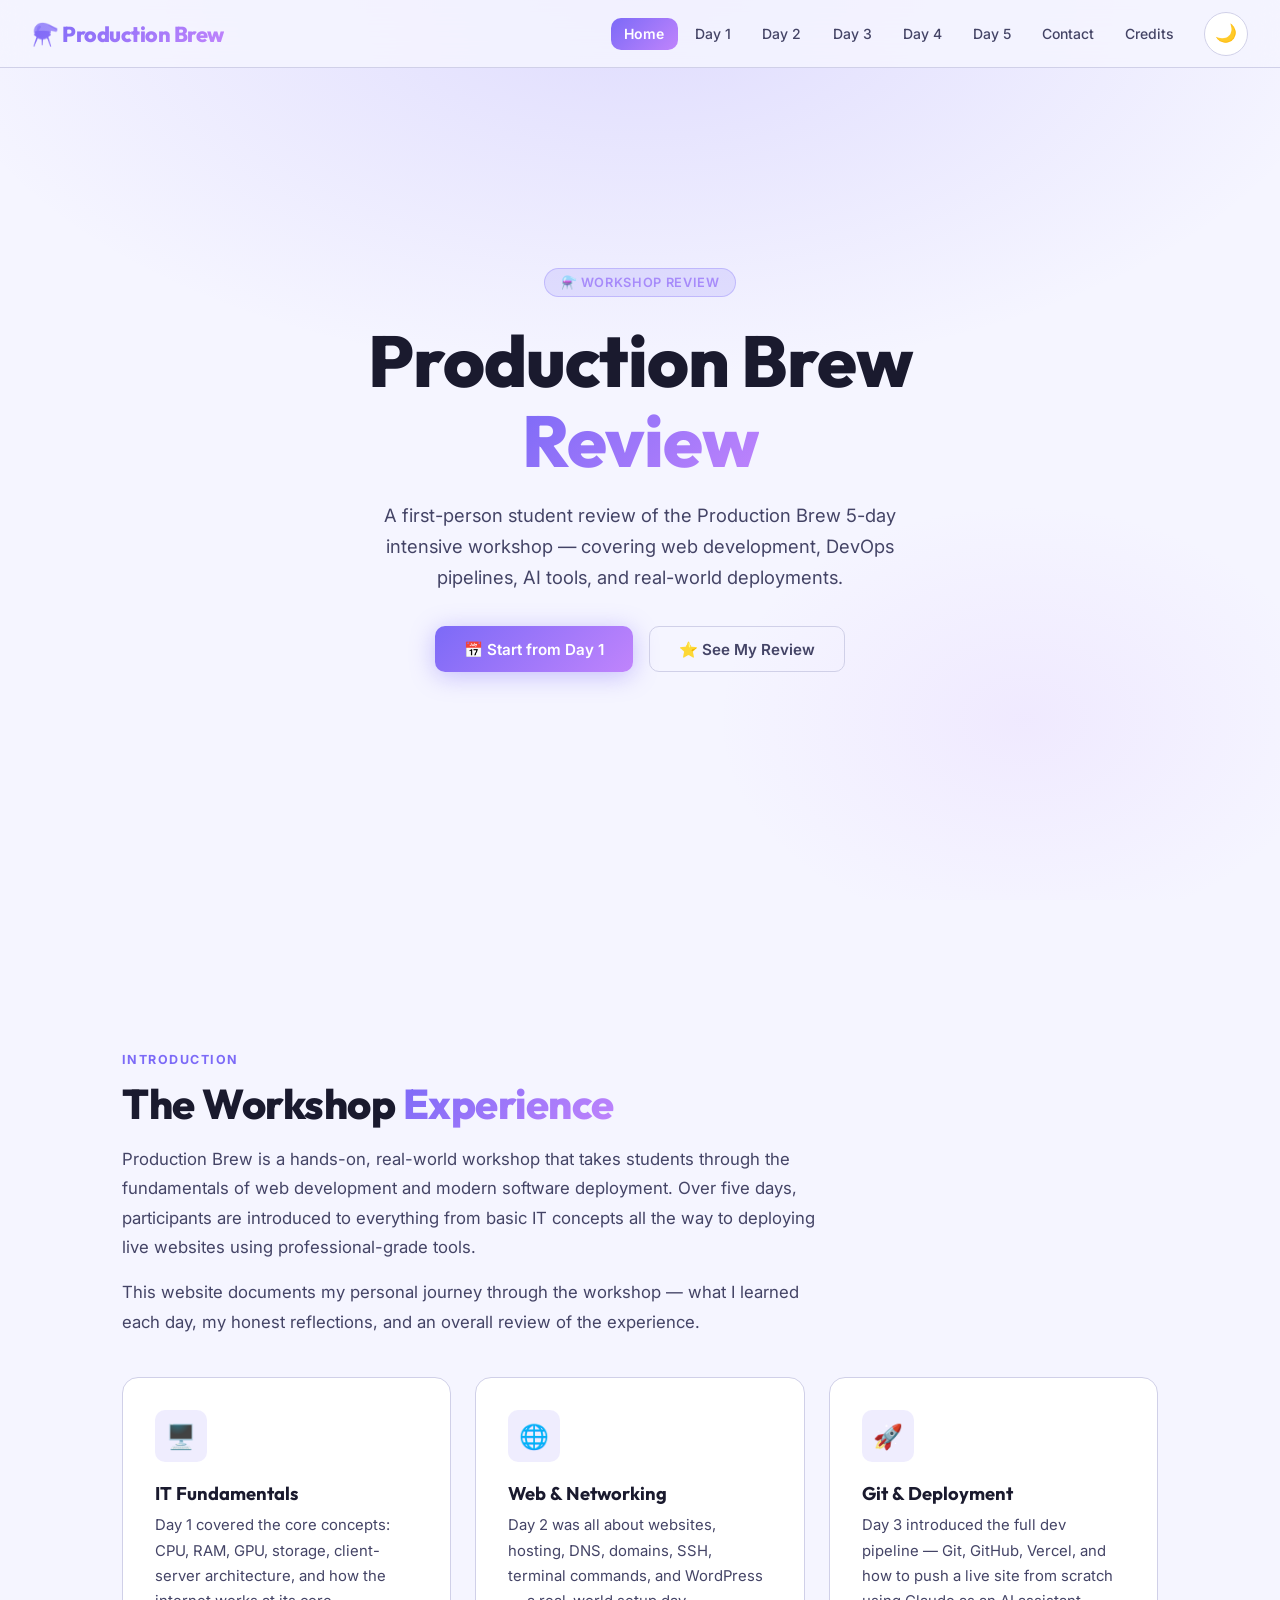
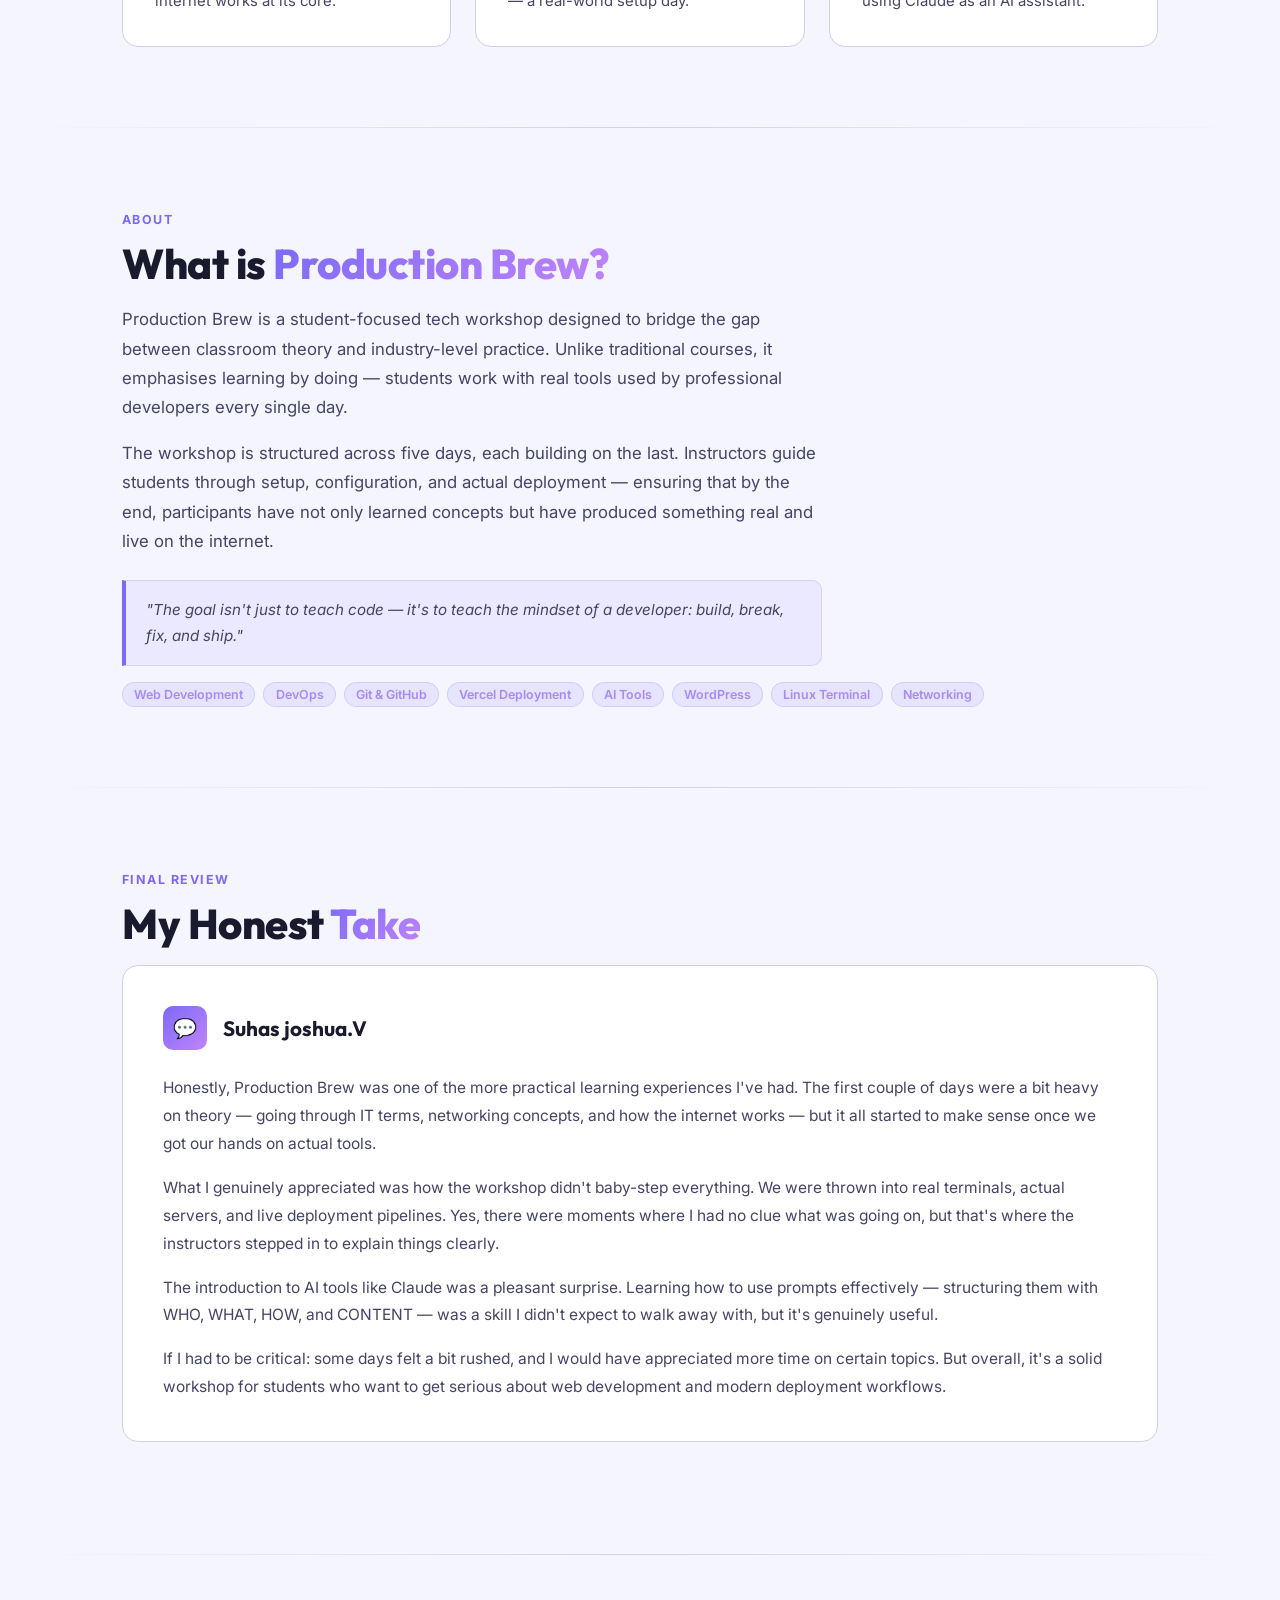
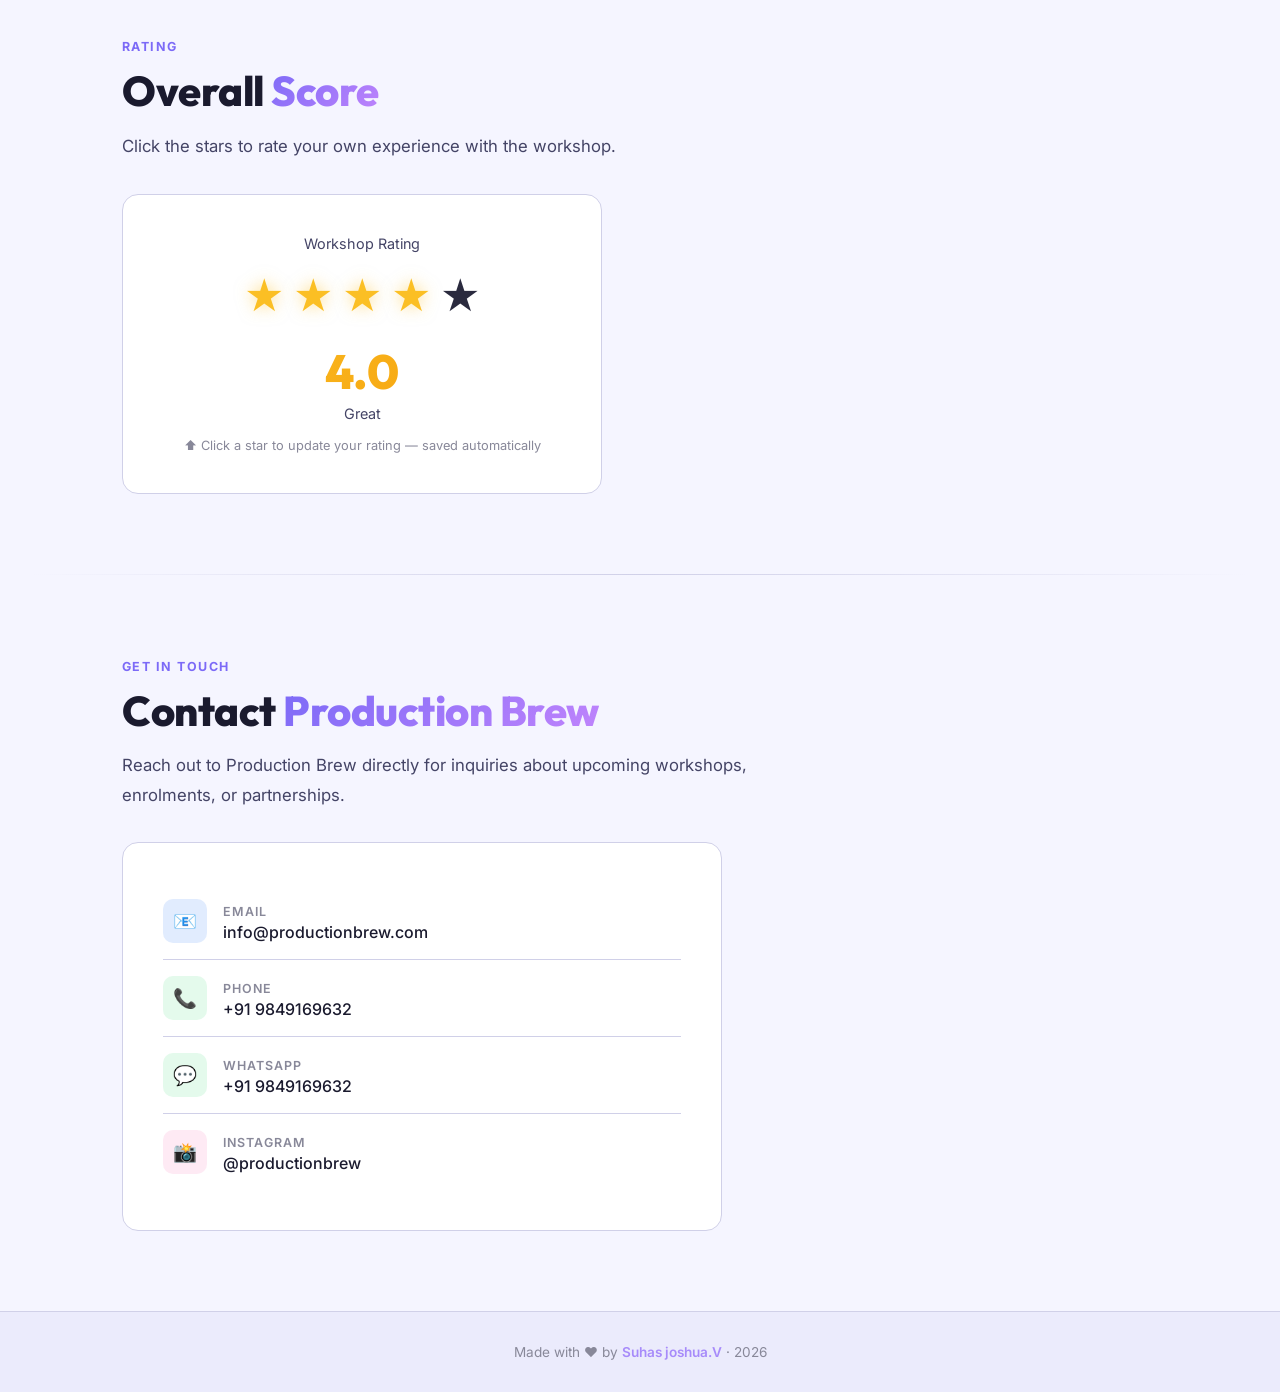
<file: index.html>
<!DOCTYPE html>
<html lang="en" data-theme="light">
<head>
  <meta charset="UTF-8" />
  <meta name="viewport" content="width=device-width, initial-scale=1.0" />
  <title>Production Brew Review — Home</title>
  <meta name="description" content="Suhas joshua.V's review of the Production Brew workshop — 5-day hands-on experience in web development, DevOps, and modern tech." />
  <link rel="stylesheet" href="style.css" />
</head>
<body>

<!-- ===== NAVBAR ===== -->
<nav class="navbar">
  <a href="index.html" class="nav-brand">⚗️ Production Brew</a>
  <div class="nav-right">
    <button class="hamburger" id="hamburger" aria-label="Menu">
      <span></span><span></span><span></span>
    </button>
    <ul class="nav-links nav-menu" id="navMenu">
      <li><a href="index.html">Home</a></li>
      <li><a href="day1.html">Day 1</a></li>
      <li><a href="day2.html">Day 2</a></li>
      <li><a href="day3.html">Day 3</a></li>
      <li><a href="day4.html">Day 4</a></li>
      <li><a href="day5.html">Day 5</a></li>
      <li><a href="contact.html">Contact</a></li>
      <li><a href="credits.html">Credits</a></li>
    </ul>
    <button class="theme-toggle" id="themeToggle" aria-label="Toggle theme">🌙</button>
  </div>
</nav>

<!-- ===== HERO ===== -->
<section class="hero">
  <div class="hero-bg"></div>
  <div class="hero-content">
    <div class="hero-badge">⚗️ Workshop Review</div>
    <h1>Production Brew<br /><span>Review</span></h1>
    <p>A first-person student review of the Production Brew 5-day intensive workshop — covering web development, DevOps pipelines, AI tools, and real-world deployments.</p>
    <div style="display:flex;gap:1rem;justify-content:center;flex-wrap:wrap;margin-top:2rem;">
      <a href="day1.html" class="btn btn-primary">📅 Start from Day 1</a>
      <a href="#review" class="btn btn-ghost">⭐ See My Review</a>
    </div>
  </div>
</section>

<main>

<!-- ===== INTRO ===== -->
<section class="section fade-in">
  <span class="section-label">Introduction</span>
  <h2 class="section-title">The Workshop <span>Experience</span></h2>
  <p class="section-desc">
    Production Brew is a hands-on, real-world workshop that takes students through the fundamentals of web development and modern software deployment. Over five days, participants are introduced to everything from basic IT concepts all the way to deploying live websites using professional-grade tools.
  </p>
  <p class="section-desc" style="margin-top:1rem;">
    This website documents my personal journey through the workshop — what I learned each day, my honest reflections, and an overall review of the experience.
  </p>
  <div class="cards-grid" style="margin-top:2.5rem;">
    <div class="card fade-in fade-in-delay-1">
      <div class="card-icon">🖥️</div>
      <h3>IT Fundamentals</h3>
      <p>Day 1 covered the core concepts: CPU, RAM, GPU, storage, client-server architecture, and how the internet works at its core.</p>
    </div>
    <div class="card fade-in fade-in-delay-2">
      <div class="card-icon">🌐</div>
      <h3>Web & Networking</h3>
      <p>Day 2 was all about websites, hosting, DNS, domains, SSH, terminal commands, and WordPress — a real-world setup day.</p>
    </div>
    <div class="card fade-in fade-in-delay-3">
      <div class="card-icon">🚀</div>
      <h3>Git & Deployment</h3>
      <p>Day 3 introduced the full dev pipeline — Git, GitHub, Vercel, and how to push a live site from scratch using Claude as an AI assistant.</p>
    </div>
  </div>
</section>

<hr class="divider" />

<!-- ===== ABOUT ===== -->
<section class="section fade-in">
  <span class="section-label">About</span>
  <h2 class="section-title">What is <span>Production Brew?</span></h2>
  <p class="section-desc">
    Production Brew is a student-focused tech workshop designed to bridge the gap between classroom theory and industry-level practice. Unlike traditional courses, it emphasises learning by doing — students work with real tools used by professional developers every single day.
  </p>
  <p class="section-desc" style="margin-top:1rem;">
    The workshop is structured across five days, each building on the last. Instructors guide students through setup, configuration, and actual deployment — ensuring that by the end, participants have not only learned concepts but have produced something real and live on the internet.
  </p>
  <div class="highlight-box" style="margin-top:1.5rem;max-width:700px;">
    "The goal isn't just to teach code — it's to teach the mindset of a developer: build, break, fix, and ship."
  </div>
  <div class="tag-list">
    <span class="tag">Web Development</span>
    <span class="tag">DevOps</span>
    <span class="tag">Git & GitHub</span>
    <span class="tag">Vercel Deployment</span>
    <span class="tag">AI Tools</span>
    <span class="tag">WordPress</span>
    <span class="tag">Linux Terminal</span>
    <span class="tag">Networking</span>
  </div>
</section>

<hr class="divider" />

<!-- ===== REVIEW ===== -->
<section class="section fade-in" id="review">
  <span class="section-label">Final Review</span>
  <h2 class="section-title">My Honest <span>Take</span></h2>
  <div class="content-block fade-in">
    <div class="block-header">
      <div class="block-icon">💬</div>
      <h2>Suhas joshua.V</h2>
    </div>
    <p>
      Honestly, Production Brew was one of the more practical learning experiences I've had. The first couple of days were a bit heavy on theory — going through IT terms, networking concepts, and how the internet works — but it all started to make sense once we got our hands on actual tools.
    </p>
    <p>
      What I genuinely appreciated was how the workshop didn't baby-step everything. We were thrown into real terminals, actual servers, and live deployment pipelines. Yes, there were moments where I had no clue what was going on, but that's where the instructors stepped in to explain things clearly.
    </p>
    <p>
      The introduction to AI tools like Claude was a pleasant surprise. Learning how to use prompts effectively — structuring them with WHO, WHAT, HOW, and CONTENT — was a skill I didn't expect to walk away with, but it's genuinely useful.
    </p>
    <p>
      If I had to be critical: some days felt a bit rushed, and I would have appreciated more time on certain topics. But overall, it's a solid workshop for students who want to get serious about web development and modern deployment workflows.
    </p>
  </div>
</section>

<hr class="divider" />

<!-- ===== RATING ===== -->
<section class="section fade-in">
  <span class="section-label">Rating</span>
  <h2 class="section-title">Overall <span>Score</span></h2>
  <p class="section-desc">Click the stars to rate your own experience with the workshop.</p>
  <div class="rating-section fade-in" style="max-width:480px;margin-top:2rem;">
    <p style="color:var(--text2);font-size:0.9rem;margin-bottom:0.5rem;">Workshop Rating</p>
    <div class="stars-display">
      <span class="star" data-value="1" title="1 star">★</span>
      <span class="star" data-value="2" title="2 stars">★</span>
      <span class="star" data-value="3" title="3 stars">★</span>
      <span class="star" data-value="4" title="4 stars">★</span>
      <span class="star" data-value="5" title="5 stars">★</span>
    </div>
    <div class="rating-value" id="ratingValue">4.0</div>
    <p class="rating-label" id="ratingText">Great</p>
    <p style="font-size:0.8rem;color:var(--text3);margin-top:1rem;">⬆ Click a star to update your rating — saved automatically</p>
  </div>
</section>

<hr class="divider" />

<!-- ===== CONTACT PRODUCTION BREW ===== -->
<section class="section fade-in">
  <span class="section-label">Get In Touch</span>
  <h2 class="section-title">Contact <span>Production Brew</span></h2>
  <p class="section-desc">Reach out to Production Brew directly for inquiries about upcoming workshops, enrolments, or partnerships.</p>
  <div style="max-width:600px;margin-top:2rem;">
    <div class="contact-info-card fade-in">
      <div class="contact-item">
        <div class="contact-icon blue">📧</div>
        <div class="contact-item-info">
          <label>Email</label>
          <p><a href="mailto:info@productionbrew.com" style="color:var(--text);text-decoration:none;">info@productionbrew.com</a></p>
        </div>
      </div>
      <div class="contact-item">
        <div class="contact-icon green">📞</div>
        <div class="contact-item-info">
          <label>Phone</label>
          <p><a href="tel:+919849169632" style="color:var(--text);text-decoration:none;">+91 9849169632</a></p>
        </div>
      </div>
      <div class="contact-item">
        <div class="contact-icon green">💬</div>
        <div class="contact-item-info">
          <label>WhatsApp</label>
          <p><a href="https://wa.me/919849169632" target="_blank" rel="noopener noreferrer" style="color:var(--text);text-decoration:none;">+91 9849169632</a></p>
        </div>
      </div>
      <div class="contact-item">
        <div class="contact-icon pink">📸</div>
        <div class="contact-item-info">
          <label>Instagram</label>
          <p><a href="https://www.instagram.com/productionbrew/" target="_blank" rel="noopener noreferrer" style="color:var(--text);text-decoration:none;">@productionbrew</a></p>
        </div>
      </div>
    </div>
  </div>
</section>

</main>

<!-- ===== FOOTER ===== -->
<footer class="footer">
  <p>Made with ❤️ by <span>Suhas joshua.V</span> · 2026</p>
</footer>

<script src="script.js"></script>
</body>
</html>
</file>
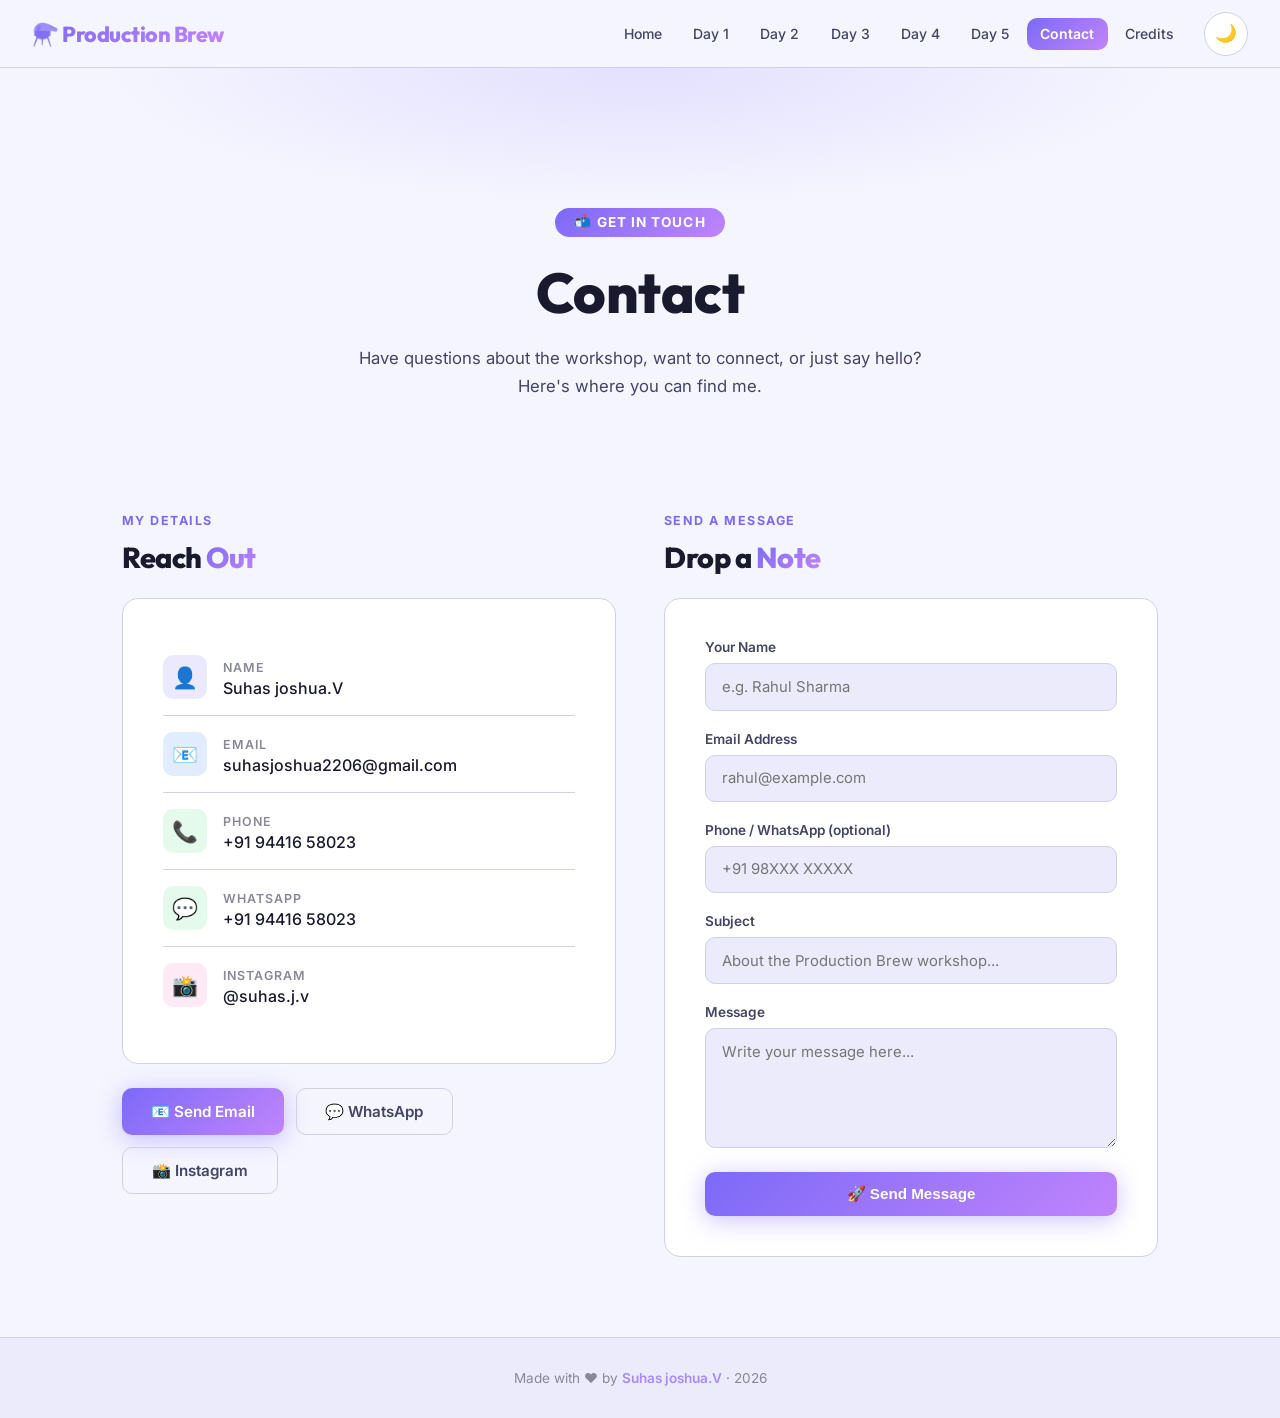
<file: contact.html>
<!DOCTYPE html>
<html lang="en" data-theme="light">
<head>
  <meta charset="UTF-8" />
  <meta name="viewport" content="width=device-width, initial-scale=1.0" />
  <title>Contact — Production Brew</title>
  <meta name="description" content="Get in touch — contact details for Suhas joshua.V, Production Brew workshop." />
  <link rel="stylesheet" href="style.css" />
</head>
<body>

<!-- ===== NAVBAR ===== -->
<nav class="navbar">
  <a href="index.html" class="nav-brand">⚗️ Production Brew</a>
  <div class="nav-right">
    <button class="hamburger" id="hamburger" aria-label="Menu">
      <span></span><span></span><span></span>
    </button>
    <ul class="nav-links nav-menu" id="navMenu">
      <li><a href="index.html">Home</a></li>
      <li><a href="day1.html">Day 1</a></li>
      <li><a href="day2.html">Day 2</a></li>
      <li><a href="day3.html">Day 3</a></li>
      <li><a href="day4.html">Day 4</a></li>
      <li><a href="day5.html">Day 5</a></li>
      <li><a href="contact.html">Contact</a></li>
      <li><a href="credits.html">Credits</a></li>
    </ul>
    <button class="theme-toggle" id="themeToggle" aria-label="Toggle theme">🌙</button>
  </div>
</nav>

<main>

  <!-- ===== PAGE HERO ===== -->
  <div class="day-hero">
    <div class="day-hero-bg"></div>
    <div class="day-number">📬 Get In Touch</div>
    <h1>Contact</h1>
    <p>Have questions about the workshop, want to connect, or just say hello? Here's where you can find me.</p>
  </div>

  <!-- ===== CONTACT GRID ===== -->
  <section class="section" style="padding-top:0;">
    <div class="contact-grid">

      <!-- Contact Info -->
      <div class="fade-in">
        <span class="section-label">My Details</span>
        <h2 class="section-title" style="font-size:1.8rem;margin-bottom:1.5rem;">Reach <span>Out</span></h2>
        <div class="contact-info-card">

          <div class="contact-item">
            <div class="contact-icon purple" style="font-size:1.3rem;">👤</div>
            <div class="contact-item-info">
              <label>Name</label>
              <p>Suhas joshua.V</p>
            </div>
          </div>

          <div class="contact-item">
            <div class="contact-icon blue" style="font-size:1.3rem;">📧</div>
            <div class="contact-item-info">
              <label>Email</label>
              <p><a href="mailto:suhasjoshua2206@gmail.com" style="color:inherit;text-decoration:none;">suhasjoshua2206@gmail.com</a></p>
            </div>
          </div>

          <div class="contact-item">
            <div class="contact-icon green" style="font-size:1.3rem;">📞</div>
            <div class="contact-item-info">
              <label>Phone</label>
              <p><a href="tel:9441658023" style="color:inherit;text-decoration:none;">+91 94416 58023</a></p>
            </div>
          </div>

          <div class="contact-item">
            <div class="contact-icon green" style="font-size:1.3rem;">💬</div>
            <div class="contact-item-info">
              <label>WhatsApp</label>
              <p><a href="https://wa.me/919441658023" target="_blank" rel="noopener" style="color:inherit;text-decoration:none;">+91 94416 58023</a></p>
            </div>
          </div>

          <div class="contact-item">
            <div class="contact-icon pink" style="font-size:1.3rem;">📸</div>
            <div class="contact-item-info">
              <label>Instagram</label>
              <p><a href="https://www.instagram.com/suhas.j.v/" target="_blank" rel="noopener" style="color:inherit;text-decoration:none;">@suhas.j.v</a></p>
            </div>
          </div>

        </div>

        <!-- Social Links -->
        <div style="display:flex;gap:0.75rem;margin-top:1.5rem;flex-wrap:wrap;">
          <a href="mailto:suhasjoshua2206@gmail.com" class="btn btn-primary" id="emailBtn">📧 Send Email</a>
          <a href="https://wa.me/919441658023" target="_blank" rel="noopener" class="btn btn-ghost" id="whatsappBtn">💬 WhatsApp</a>
          <a href="https://www.instagram.com/suhas.j.v/" target="_blank" rel="noopener" class="btn btn-ghost" id="instaBtn">📸 Instagram</a>
        </div>
      </div>

      <!-- Contact Form -->
      <div class="fade-in fade-in-delay-2">
        <span class="section-label">Send a Message</span>
        <h2 class="section-title" style="font-size:1.8rem;margin-bottom:1.5rem;">Drop a <span>Note</span></h2>
        <div class="contact-form">
          <form id="contactForm" novalidate>

            <div class="form-group">
              <label for="formName">Your Name</label>
              <input type="text" id="formName" name="name" placeholder="e.g. Rahul Sharma" required />
            </div>

            <div class="form-group">
              <label for="formEmail">Email Address</label>
              <input type="email" id="formEmail" name="email" placeholder="rahul@example.com" required />
            </div>

            <div class="form-group">
              <label for="formPhone">Phone / WhatsApp (optional)</label>
              <input type="tel" id="formPhone" name="phone" placeholder="+91 98XXX XXXXX" />
            </div>

            <div class="form-group">
              <label for="formSubject">Subject</label>
              <input type="text" id="formSubject" name="subject" placeholder="About the Production Brew workshop..." />
            </div>

            <div class="form-group">
              <label for="formMessage">Message</label>
              <textarea id="formMessage" name="message" placeholder="Write your message here..." required></textarea>
            </div>

            <button type="submit" class="btn btn-primary" id="submitBtn" style="width:100%;justify-content:center;">
              🚀 Send Message
            </button>

          </form>
        </div>
      </div>

    </div>
  </section>

</main>

<footer class="footer">
  <p>Made with ❤️ by <span>Suhas joshua.V</span> · 2026</p>
</footer>
<script src="script.js"></script>
</body>
</html>
</file>
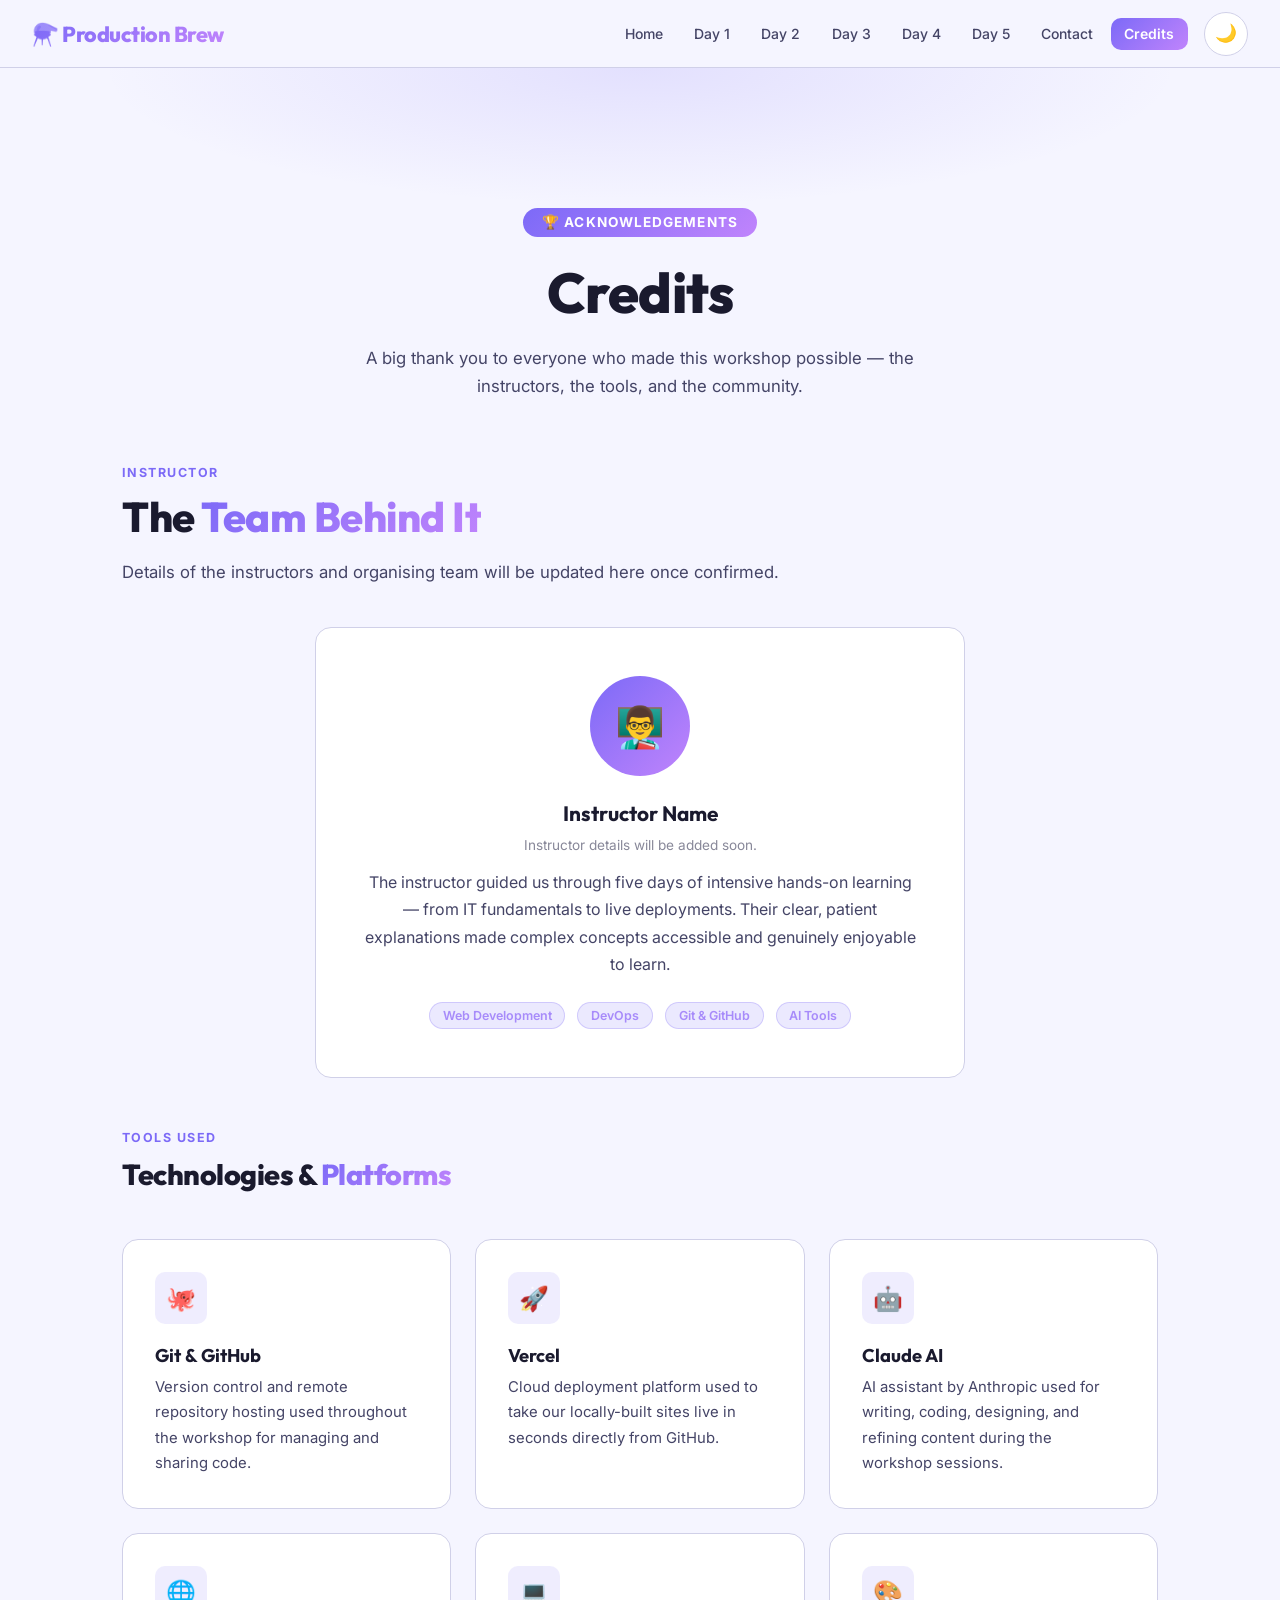
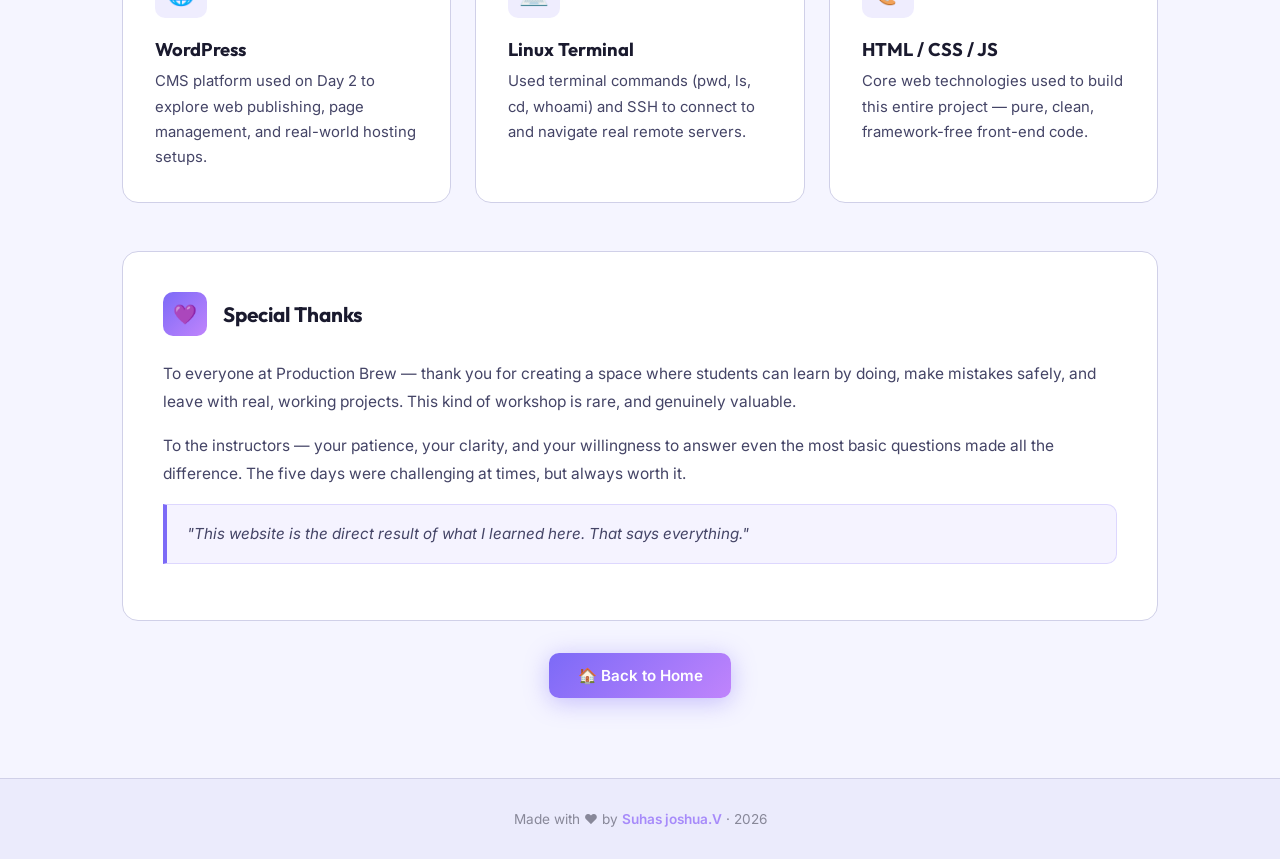
<file: credits.html>
﻿<!DOCTYPE html>
<html lang="en" data-theme="light">
<head>
  <meta charset="UTF-8" />
  <meta name="viewport" content="width=device-width, initial-scale=1.0" />
  <title>Credits — Production Brew</title>
  <meta name="description" content="Credits page for the Production Brew workshop — instructors, tools, and acknowledgements." />
  <link rel="stylesheet" href="style.css" />
</head>
<body>

<!-- ===== NAVBAR ===== -->
<nav class="navbar">
  <a href="index.html" class="nav-brand">⚗️ Production Brew</a>
  <div class="nav-right">
    <button class="hamburger" id="hamburger" aria-label="Menu">
      <span></span><span></span><span></span>
    </button>
    <ul class="nav-links nav-menu" id="navMenu">
      <li><a href="index.html">Home</a></li>
      <li><a href="day1.html">Day 1</a></li>
      <li><a href="day2.html">Day 2</a></li>
      <li><a href="day3.html">Day 3</a></li>
      <li><a href="day4.html">Day 4</a></li>
      <li><a href="day5.html">Day 5</a></li>
      <li><a href="contact.html">Contact</a></li>
      <li><a href="credits.html">Credits</a></li>
    </ul>
    <button class="theme-toggle" id="themeToggle" aria-label="Toggle theme">🌙</button>
  </div>
</nav>

<main>

  <!-- ===== PAGE HERO ===== -->
  <div class="day-hero">
    <div class="day-hero-bg"></div>
    <div class="day-number">🏆 Acknowledgements</div>
    <h1>Credits</h1>
    <p>A big thank you to everyone who made this workshop possible — the instructors, the tools, and the community.</p>
  </div>

  <section class="section" style="padding-top:0;">
    <span class="section-label">Instructor</span>
    <h2 class="section-title">The <span>Team Behind It</span></h2>
    <p class="section-desc">Details of the instructors and organising team will be updated here once confirmed.</p>

    <!-- Instructor Placeholder -->
    <div class="credits-card fade-in" style="margin-top:2.5rem;">
      <div class="credits-avatar">👨‍🏫</div>
      <h3>Instructor Name</h3>
      <p style="color:var(--text3);font-size:0.85rem;margin:0.25rem 0 0.75rem;">Instructor details will be added soon.</p>
      <p>The instructor guided us through five days of intensive hands-on learning — from IT fundamentals to live deployments. Their clear, patient explanations made complex concepts accessible and genuinely enjoyable to learn.</p>
      <div style="margin-top:1rem;">
        <span class="credits-badge">Web Development</span>
        <span class="credits-badge">DevOps</span>
        <span class="credits-badge">Git & GitHub</span>
        <span class="credits-badge">AI Tools</span>
      </div>
    </div>

    <!-- Tools & Technologies -->
    <div style="margin-top:3rem;" class="fade-in">
      <span class="section-label">Tools Used</span>
      <h2 class="section-title" style="font-size:1.8rem;margin-bottom:2rem;">Technologies &amp; <span>Platforms</span></h2>
      <div class="cards-grid">

        <div class="card fade-in fade-in-delay-1">
          <div class="card-icon">🐙</div>
          <h3>Git &amp; GitHub</h3>
          <p>Version control and remote repository hosting used throughout the workshop for managing and sharing code.</p>
        </div>

        <div class="card fade-in fade-in-delay-2">
          <div class="card-icon">🚀</div>
          <h3>Vercel</h3>
          <p>Cloud deployment platform used to take our locally-built sites live in seconds directly from GitHub.</p>
        </div>

        <div class="card fade-in fade-in-delay-3">
          <div class="card-icon">🤖</div>
          <h3>Claude AI</h3>
          <p>AI assistant by Anthropic used for writing, coding, designing, and refining content during the workshop sessions.</p>
        </div>

        <div class="card fade-in fade-in-delay-1">
          <div class="card-icon">🌐</div>
          <h3>WordPress</h3>
          <p>CMS platform used on Day 2 to explore web publishing, page management, and real-world hosting setups.</p>
        </div>

        <div class="card fade-in fade-in-delay-2">
          <div class="card-icon">💻</div>
          <h3>Linux Terminal</h3>
          <p>Used terminal commands (pwd, ls, cd, whoami) and SSH to connect to and navigate real remote servers.</p>
        </div>

        <div class="card fade-in fade-in-delay-3">
          <div class="card-icon">🎨</div>
          <h3>HTML / CSS / JS</h3>
          <p>Core web technologies used to build this entire project — pure, clean, framework-free front-end code.</p>
        </div>

      </div>
    </div>

    <!-- Special Thanks -->
    <div style="margin-top:3rem;" class="fade-in">
      <div class="content-block">
        <div class="block-header">
          <div class="block-icon">💜</div>
          <h2>Special Thanks</h2>
        </div>
        <p>
          To everyone at Production Brew — thank you for creating a space where students can learn by doing, make mistakes safely, and leave with real, working projects. This kind of workshop is rare, and genuinely valuable.
        </p>
        <p style="margin-top:0.75rem;">
          To the instructors — your patience, your clarity, and your willingness to answer even the most basic questions made all the difference. The five days were challenging at times, but always worth it.
        </p>
        <div class="highlight-box" style="margin-top:1rem;">
          "This website is the direct result of what I learned here. That says everything."
        </div>
      </div>
    </div>

    <!-- Back Button -->
    <div style="text-align:center;margin-top:2rem;" class="fade-in">
      <a href="index.html" class="btn btn-primary">🏠 Back to Home</a>
    </div>

  </section>

</main>

<footer class="footer">
  <p>Made with ❤️ by <span>Suhas joshua.V</span> · 2026</p>
</footer>
<script src="script.js"></script>
</body>
</html>
</file>
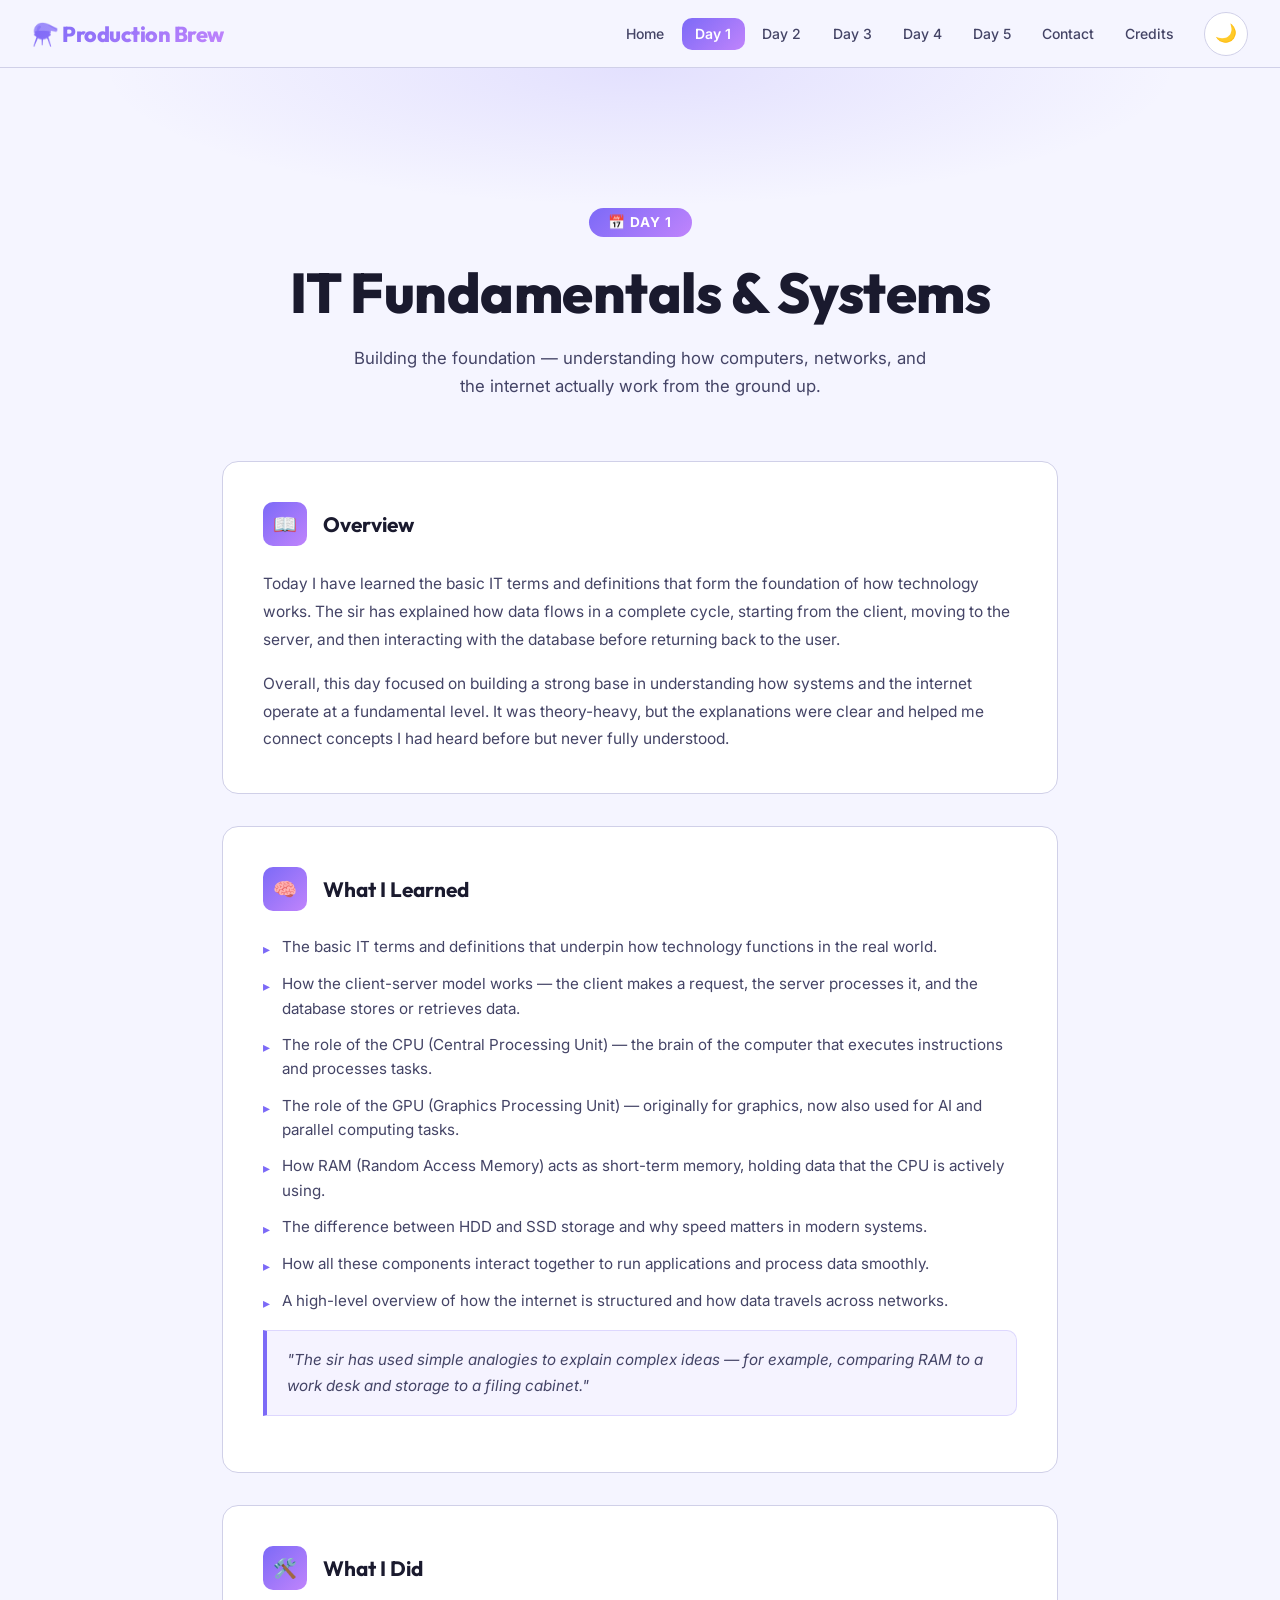
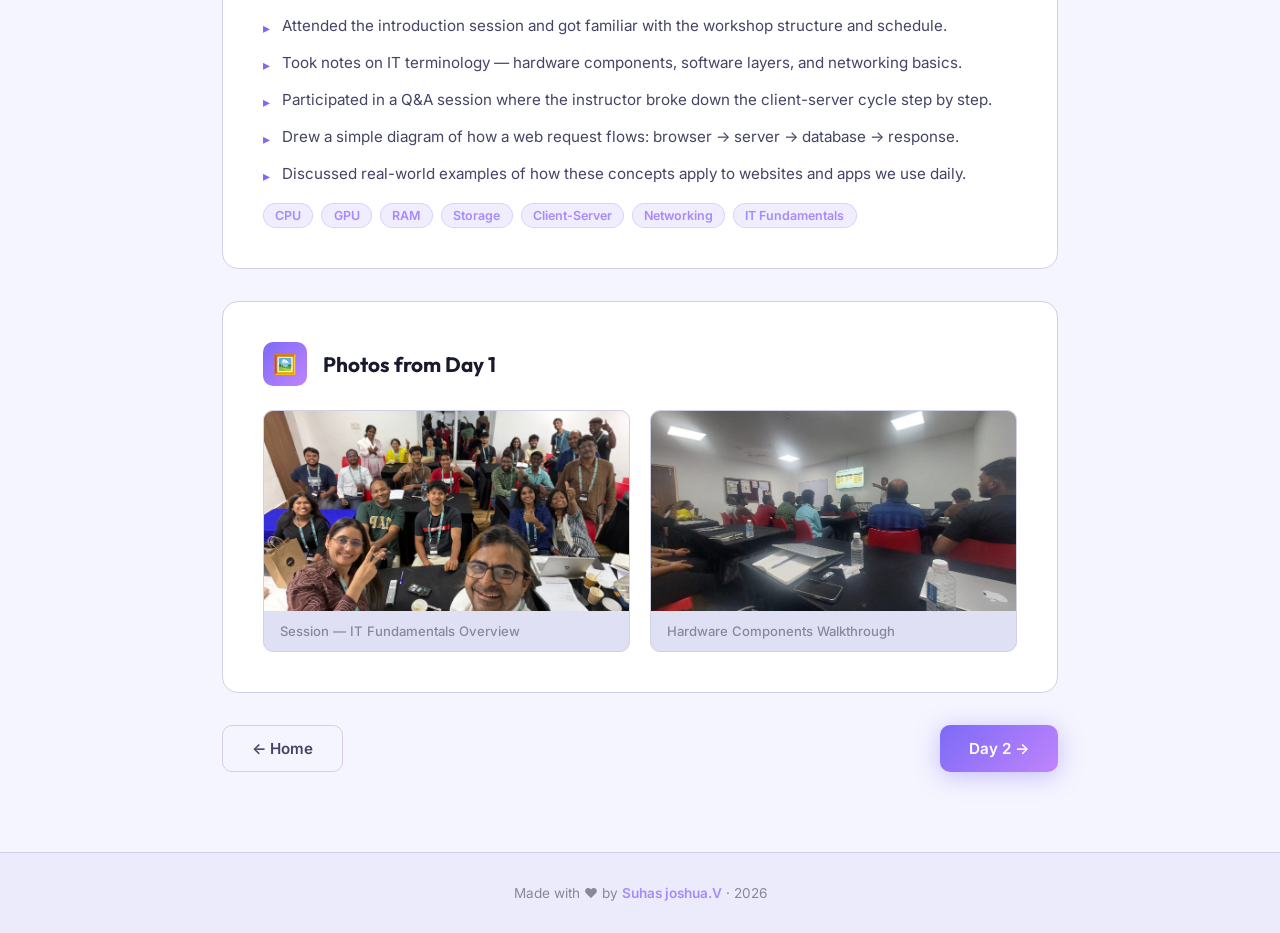
<file: day1.html>
<!DOCTYPE html>
<html lang="en" data-theme="light">
<head>
  <meta charset="UTF-8" />
  <meta name="viewport" content="width=device-width, initial-scale=1.0" />
  <title>Day 1 — Production Brew</title>
  <meta name="description" content="Day 1 of the Production Brew workshop — IT terms, client-server model, CPU, GPU, RAM and storage explained." />
  <link rel="stylesheet" href="style.css" />
</head>
<body>

<!-- ===== NAVBAR ===== -->
<nav class="navbar">
  <a href="index.html" class="nav-brand">⚗️ Production Brew</a>
  <div class="nav-right">
    <button class="hamburger" id="hamburger" aria-label="Menu">
      <span></span><span></span><span></span>
    </button>
    <ul class="nav-links nav-menu" id="navMenu">
      <li><a href="index.html">Home</a></li>
      <li><a href="day1.html">Day 1</a></li>
      <li><a href="day2.html">Day 2</a></li>
      <li><a href="day3.html">Day 3</a></li>
      <li><a href="day4.html">Day 4</a></li>
      <li><a href="day5.html">Day 5</a></li>
      <li><a href="contact.html">Contact</a></li>
      <li><a href="credits.html">Credits</a></li>
    </ul>
    <button class="theme-toggle" id="themeToggle" aria-label="Toggle theme">🌙</button>
  </div>
</nav>

<main>

<!-- ===== DAY HERO ===== -->
<div class="day-hero">
  <div class="day-hero-bg"></div>
  <div class="day-number">📅 Day 1</div>
  <h1>IT Fundamentals &amp; Systems</h1>
  <p>Building the foundation — understanding how computers, networks, and the internet actually work from the ground up.</p>
</div>

<!-- ===== CONTENT ===== -->
<div class="day-content">

  <!-- Intro -->
  <div class="content-block fade-in">
    <div class="block-header">
      <div class="block-icon">📖</div>
      <h2>Overview</h2>
    </div>
    <p>
      Today I have learned the basic IT terms and definitions that form the foundation of how technology works. The sir has explained how data flows in a complete cycle, starting from the client, moving to the server, and then interacting with the database before returning back to the user.
    </p>
    <p>
      Overall, this day focused on building a strong base in understanding how systems and the internet operate at a fundamental level. It was theory-heavy, but the explanations were clear and helped me connect concepts I had heard before but never fully understood.
    </p>
  </div>

  <!-- What I Learned -->
  <div class="content-block fade-in">
    <div class="block-header">
      <div class="block-icon">🧠</div>
      <h2>What I Learned</h2>
    </div>
    <ul class="bullet-list">
      <li>The basic IT terms and definitions that underpin how technology functions in the real world.</li>
      <li>How the client-server model works — the client makes a request, the server processes it, and the database stores or retrieves data.</li>
      <li>The role of the CPU (Central Processing Unit) — the brain of the computer that executes instructions and processes tasks.</li>
      <li>The role of the GPU (Graphics Processing Unit) — originally for graphics, now also used for AI and parallel computing tasks.</li>
      <li>How RAM (Random Access Memory) acts as short-term memory, holding data that the CPU is actively using.</li>
      <li>The difference between HDD and SSD storage and why speed matters in modern systems.</li>
      <li>How all these components interact together to run applications and process data smoothly.</li>
      <li>A high-level overview of how the internet is structured and how data travels across networks.</li>
    </ul>
    <div class="highlight-box">
      "The sir has used simple analogies to explain complex ideas — for example, comparing RAM to a work desk and storage to a filing cabinet."
    </div>
  </div>

  <!-- What I Did -->
  <div class="content-block fade-in">
    <div class="block-header">
      <div class="block-icon">🛠️</div>
      <h2>What I Did</h2>
    </div>
    <ul class="bullet-list">
      <li>Attended the introduction session and got familiar with the workshop structure and schedule.</li>
      <li>Took notes on IT terminology — hardware components, software layers, and networking basics.</li>
      <li>Participated in a Q&amp;A session where the instructor broke down the client-server cycle step by step.</li>
      <li>Drew a simple diagram of how a web request flows: browser → server → database → response.</li>
      <li>Discussed real-world examples of how these concepts apply to websites and apps we use daily.</li>
    </ul>
    <div class="tag-list">
      <span class="tag">CPU</span>
      <span class="tag">GPU</span>
      <span class="tag">RAM</span>
      <span class="tag">Storage</span>
      <span class="tag">Client-Server</span>
      <span class="tag">Networking</span>
      <span class="tag">IT Fundamentals</span>
    </div>
  </div>

  <!-- Images -->
  <div class="content-block fade-in">
    <div class="block-header">
      <div class="block-icon">🖼️</div>
      <h2>Photos from Day 1</h2>
    </div>
    <div class="image-grid">
      <div class="img-card">
        <img src="images/day1_1.jpeg" alt="Day 1 image 1" loading="lazy" />
        <div class="img-card-label">Session — IT Fundamentals Overview</div>
      </div>
      <div class="img-card">
        <img src="images/day1_2.jpeg" alt="Day 1 image 2" loading="lazy" />
        <div class="img-card-label">Hardware Components Walkthrough</div>
      </div>
    </div>
  </div>

  <!-- Day Navigation -->
  <div style="display:flex;justify-content:space-between;margin-top:1rem;flex-wrap:wrap;gap:1rem;">
    <a href="index.html" class="btn btn-ghost">← Home</a>
    <a href="day2.html" class="btn btn-primary">Day 2 →</a>
  </div>

</div>
</main>

<footer class="footer">
  <p>Made with ❤️ by <span>Suhas joshua.V</span> · 2026</p>
</footer>
<script src="script.js"></script>
</body>
</html>
</file>
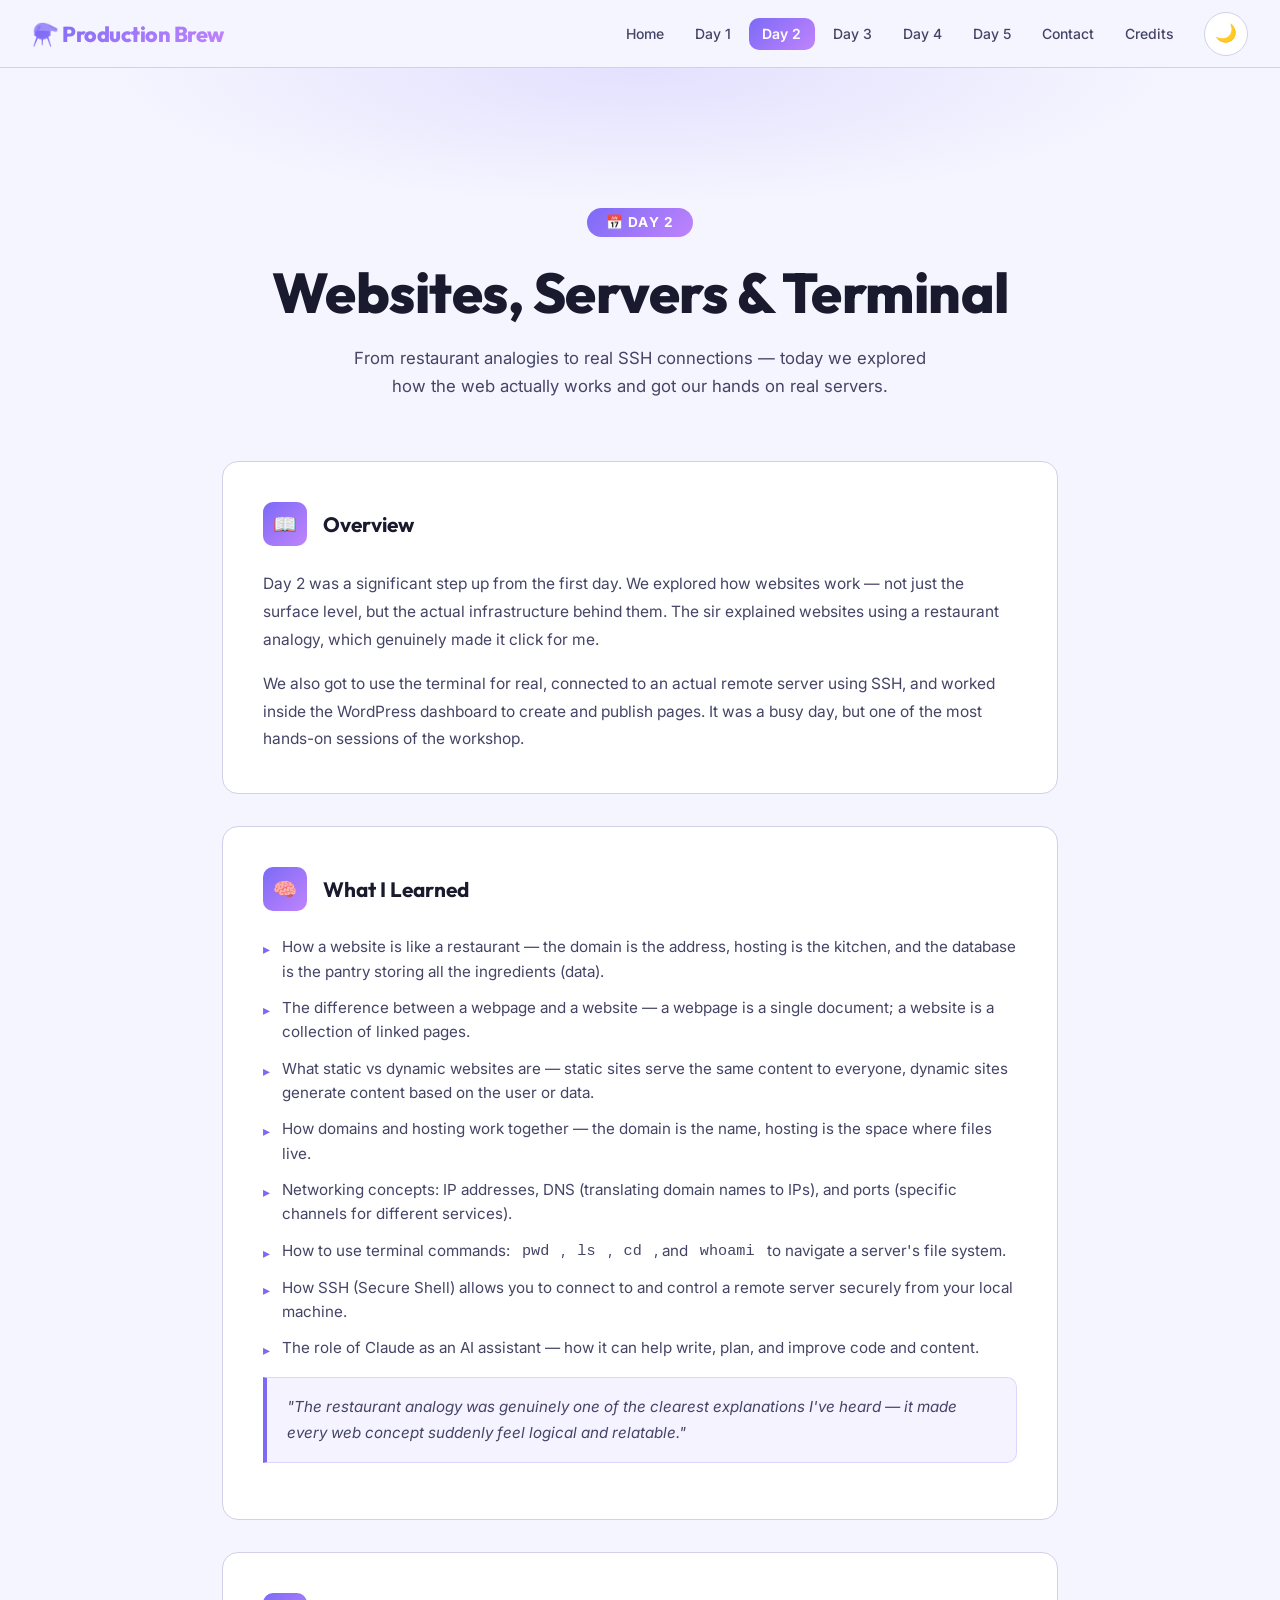
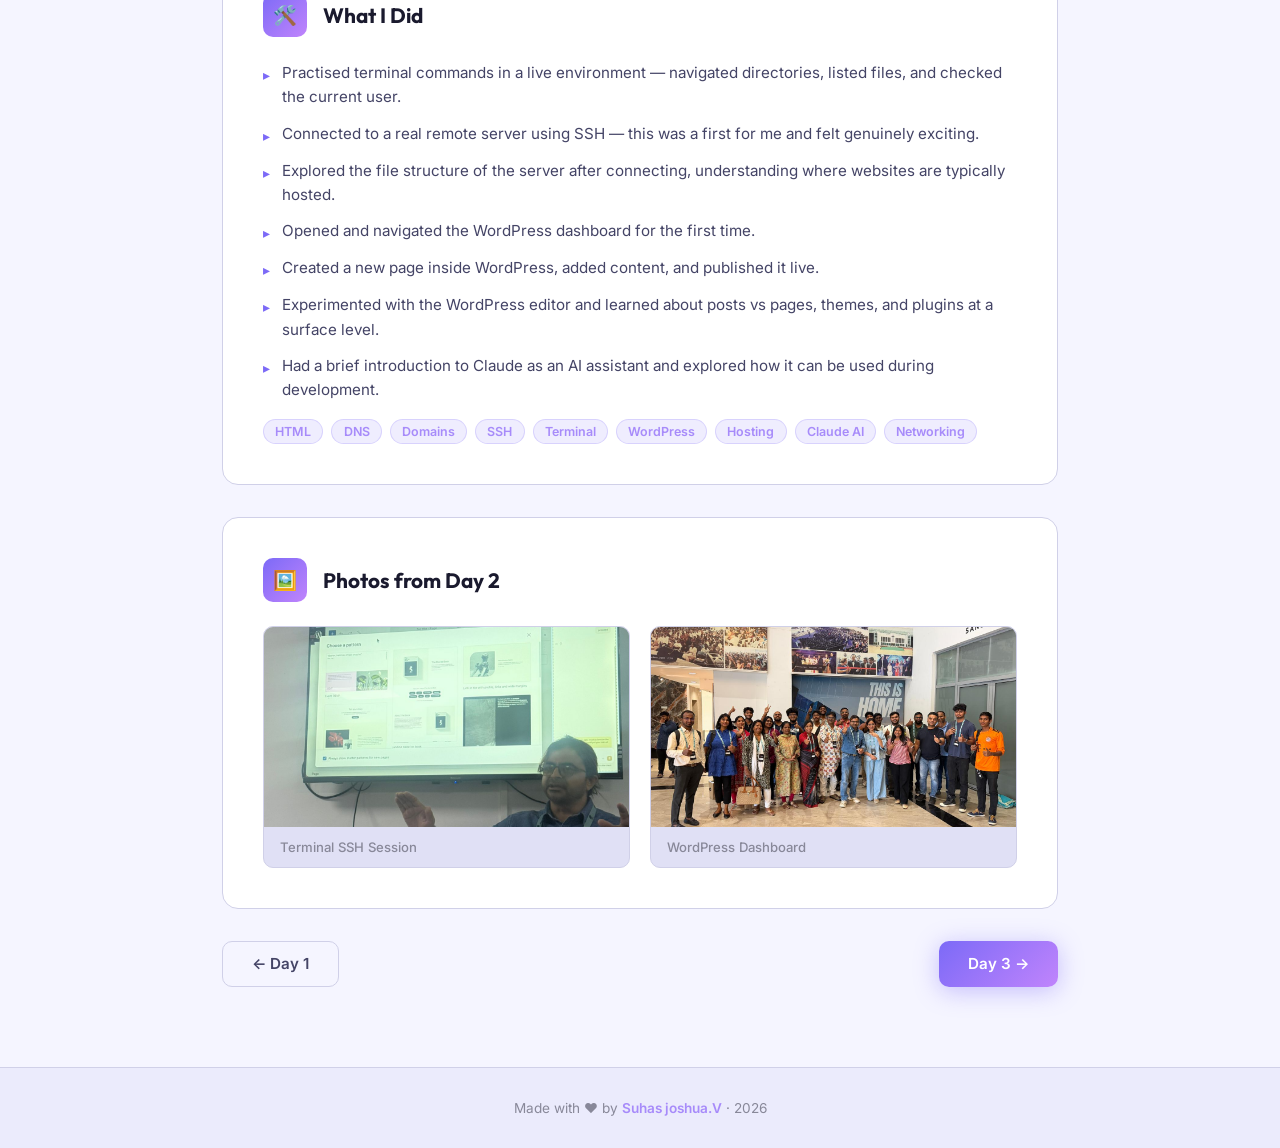
<file: day2.html>
<!DOCTYPE html>
<html lang="en" data-theme="light">
<head>
  <meta charset="UTF-8" />
  <meta name="viewport" content="width=device-width, initial-scale=1.0" />
  <title>Day 2 — Production Brew</title>
  <meta name="description" content="Day 2 of Production Brew — websites, hosting, DNS, SSH, terminal commands, WordPress, and AI tools." />
  <link rel="stylesheet" href="style.css" />
</head>
<body>

<!-- ===== NAVBAR ===== -->
<nav class="navbar">
  <a href="index.html" class="nav-brand">⚗️ Production Brew</a>
  <div class="nav-right">
    <button class="hamburger" id="hamburger" aria-label="Menu">
      <span></span><span></span><span></span>
    </button>
    <ul class="nav-links nav-menu" id="navMenu">
      <li><a href="index.html">Home</a></li>
      <li><a href="day1.html">Day 1</a></li>
      <li><a href="day2.html">Day 2</a></li>
      <li><a href="day3.html">Day 3</a></li>
      <li><a href="day4.html">Day 4</a></li>
      <li><a href="day5.html">Day 5</a></li>
      <li><a href="contact.html">Contact</a></li>
      <li><a href="credits.html">Credits</a></li>
    </ul>
    <button class="theme-toggle" id="themeToggle" aria-label="Toggle theme">🌙</button>
  </div>
</nav>

<main>

<!-- ===== DAY HERO ===== -->
<div class="day-hero">
  <div class="day-hero-bg"></div>
  <div class="day-number">📅 Day 2</div>
  <h1>Websites, Servers &amp; Terminal</h1>
  <p>From restaurant analogies to real SSH connections — today we explored how the web actually works and got our hands on real servers.</p>
</div>

<!-- ===== CONTENT ===== -->
<div class="day-content">

  <!-- Intro -->
  <div class="content-block fade-in">
    <div class="block-header">
      <div class="block-icon">📖</div>
      <h2>Overview</h2>
    </div>
    <p>
      Day 2 was a significant step up from the first day. We explored how websites work — not just the surface level, but the actual infrastructure behind them. The sir explained websites using a restaurant analogy, which genuinely made it click for me.
    </p>
    <p>
      We also got to use the terminal for real, connected to an actual remote server using SSH, and worked inside the WordPress dashboard to create and publish pages. It was a busy day, but one of the most hands-on sessions of the workshop.
    </p>
  </div>

  <!-- What I Learned -->
  <div class="content-block fade-in">
    <div class="block-header">
      <div class="block-icon">🧠</div>
      <h2>What I Learned</h2>
    </div>
    <ul class="bullet-list">
      <li>How a website is like a restaurant — the domain is the address, hosting is the kitchen, and the database is the pantry storing all the ingredients (data).</li>
      <li>The difference between a webpage and a website — a webpage is a single document; a website is a collection of linked pages.</li>
      <li>What static vs dynamic websites are — static sites serve the same content to everyone, dynamic sites generate content based on the user or data.</li>
      <li>How domains and hosting work together — the domain is the name, hosting is the space where files live.</li>
      <li>Networking concepts: IP addresses, DNS (translating domain names to IPs), and ports (specific channels for different services).</li>
      <li>How to use terminal commands: <code>pwd</code>, <code>ls</code>, <code>cd</code>, and <code>whoami</code> to navigate a server's file system.</li>
      <li>How SSH (Secure Shell) allows you to connect to and control a remote server securely from your local machine.</li>
      <li>The role of Claude as an AI assistant — how it can help write, plan, and improve code and content.</li>
    </ul>
    <div class="highlight-box">
      "The restaurant analogy was genuinely one of the clearest explanations I've heard — it made every web concept suddenly feel logical and relatable."
    </div>
  </div>

  <!-- What I Did -->
  <div class="content-block fade-in">
    <div class="block-header">
      <div class="block-icon">🛠️</div>
      <h2>What I Did</h2>
    </div>
    <ul class="bullet-list">
      <li>Practised terminal commands in a live environment — navigated directories, listed files, and checked the current user.</li>
      <li>Connected to a real remote server using SSH — this was a first for me and felt genuinely exciting.</li>
      <li>Explored the file structure of the server after connecting, understanding where websites are typically hosted.</li>
      <li>Opened and navigated the WordPress dashboard for the first time.</li>
      <li>Created a new page inside WordPress, added content, and published it live.</li>
      <li>Experimented with the WordPress editor and learned about posts vs pages, themes, and plugins at a surface level.</li>
      <li>Had a brief introduction to Claude as an AI assistant and explored how it can be used during development.</li>
    </ul>
    <div class="tag-list">
      <span class="tag">HTML</span>
      <span class="tag">DNS</span>
      <span class="tag">Domains</span>
      <span class="tag">SSH</span>
      <span class="tag">Terminal</span>
      <span class="tag">WordPress</span>
      <span class="tag">Hosting</span>
      <span class="tag">Claude AI</span>
      <span class="tag">Networking</span>
    </div>
  </div>

  <!-- Images -->
  <div class="content-block fade-in">
    <div class="block-header">
      <div class="block-icon">🖼️</div>
      <h2>Photos from Day 2</h2>
    </div>
    <div class="image-grid">
      <div class="img-card">
        <img src="images/day2_1.jpeg" alt="Day 2 image 1" loading="lazy" />
        <div class="img-card-label">Terminal SSH Session</div>
      </div>
      <div class="img-card">
        <img src="images/day2_2.jpeg" alt="Day 2 image 2" loading="lazy" />
        <div class="img-card-label">WordPress Dashboard</div>
      </div>
    </div>
  </div>

  <!-- Day Navigation -->
  <div style="display:flex;justify-content:space-between;margin-top:1rem;flex-wrap:wrap;gap:1rem;">
    <a href="day1.html" class="btn btn-ghost">← Day 1</a>
    <a href="day3.html" class="btn btn-primary">Day 3 →</a>
  </div>

</div>
</main>

<footer class="footer">
  <p>Made with ❤️ by <span>Suhas joshua.V</span> · 2026</p>
</footer>
<script src="script.js"></script>
</body>
</html>
</file>
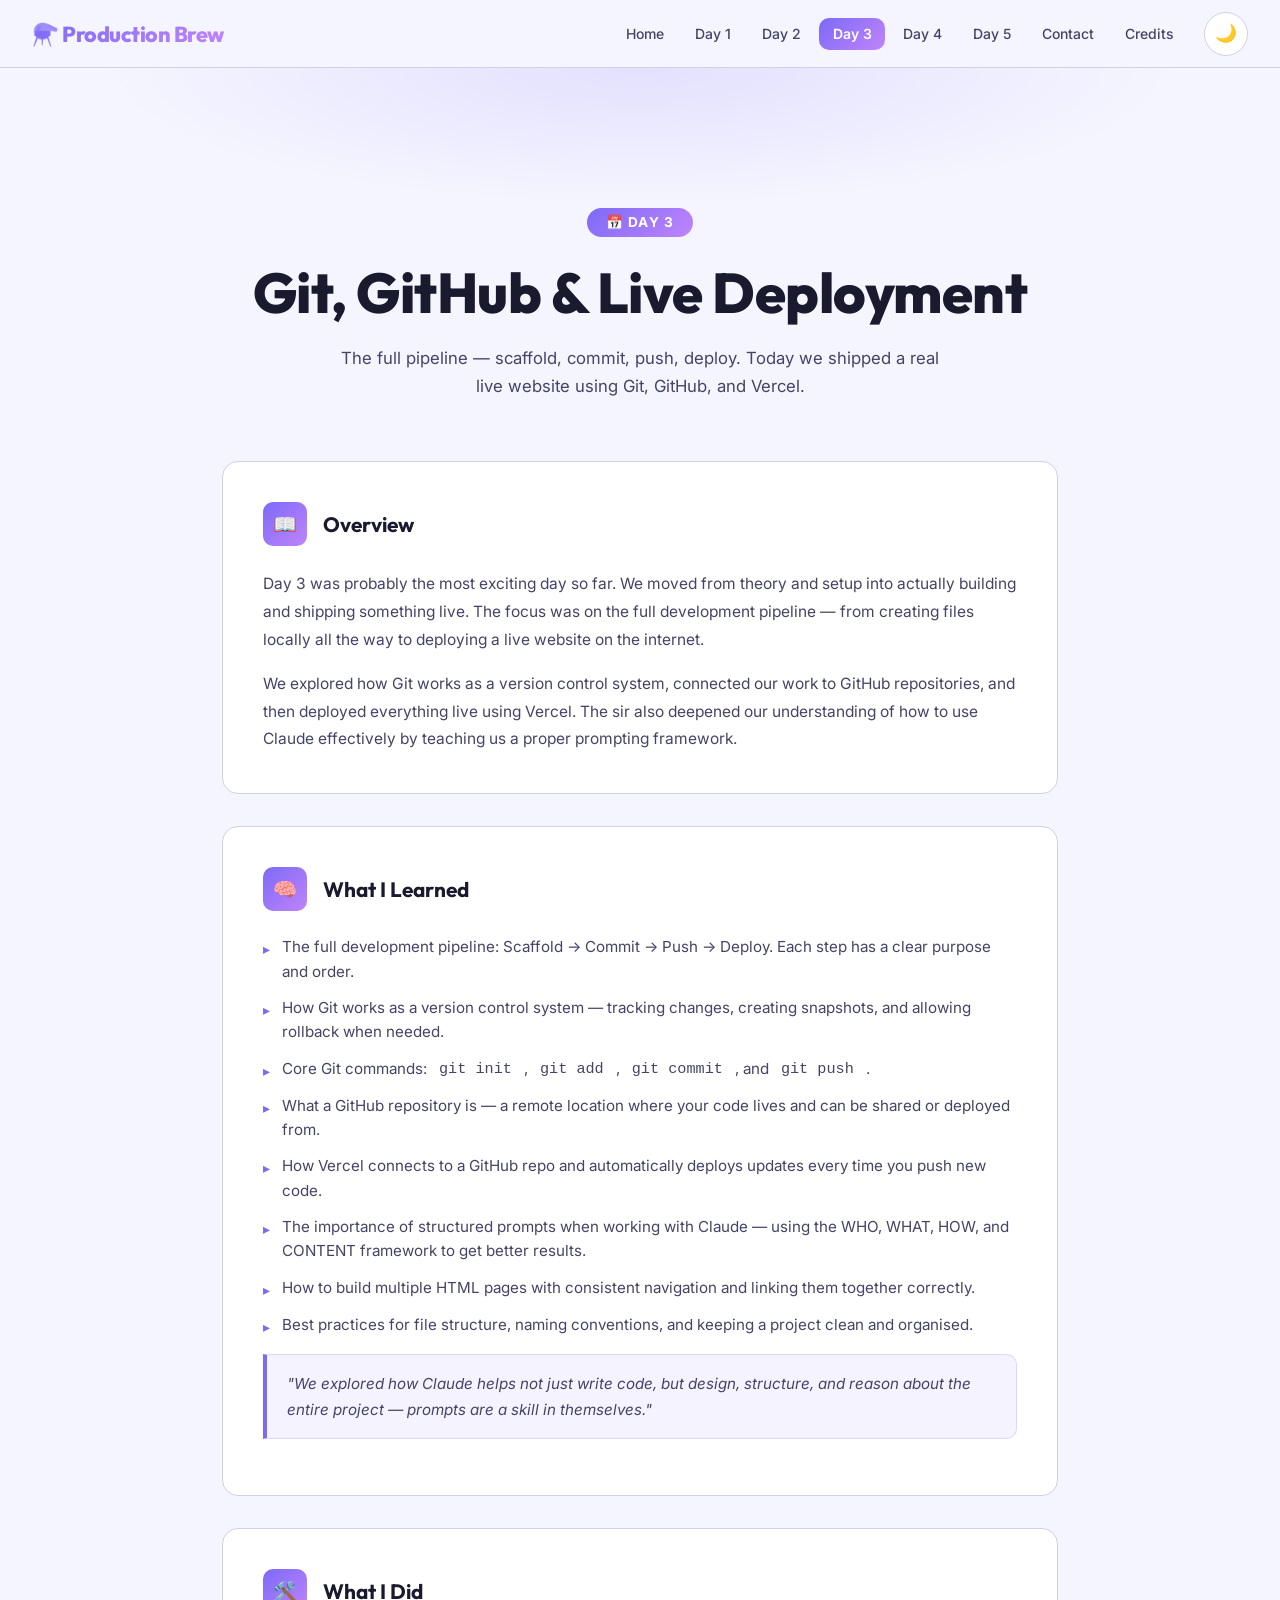
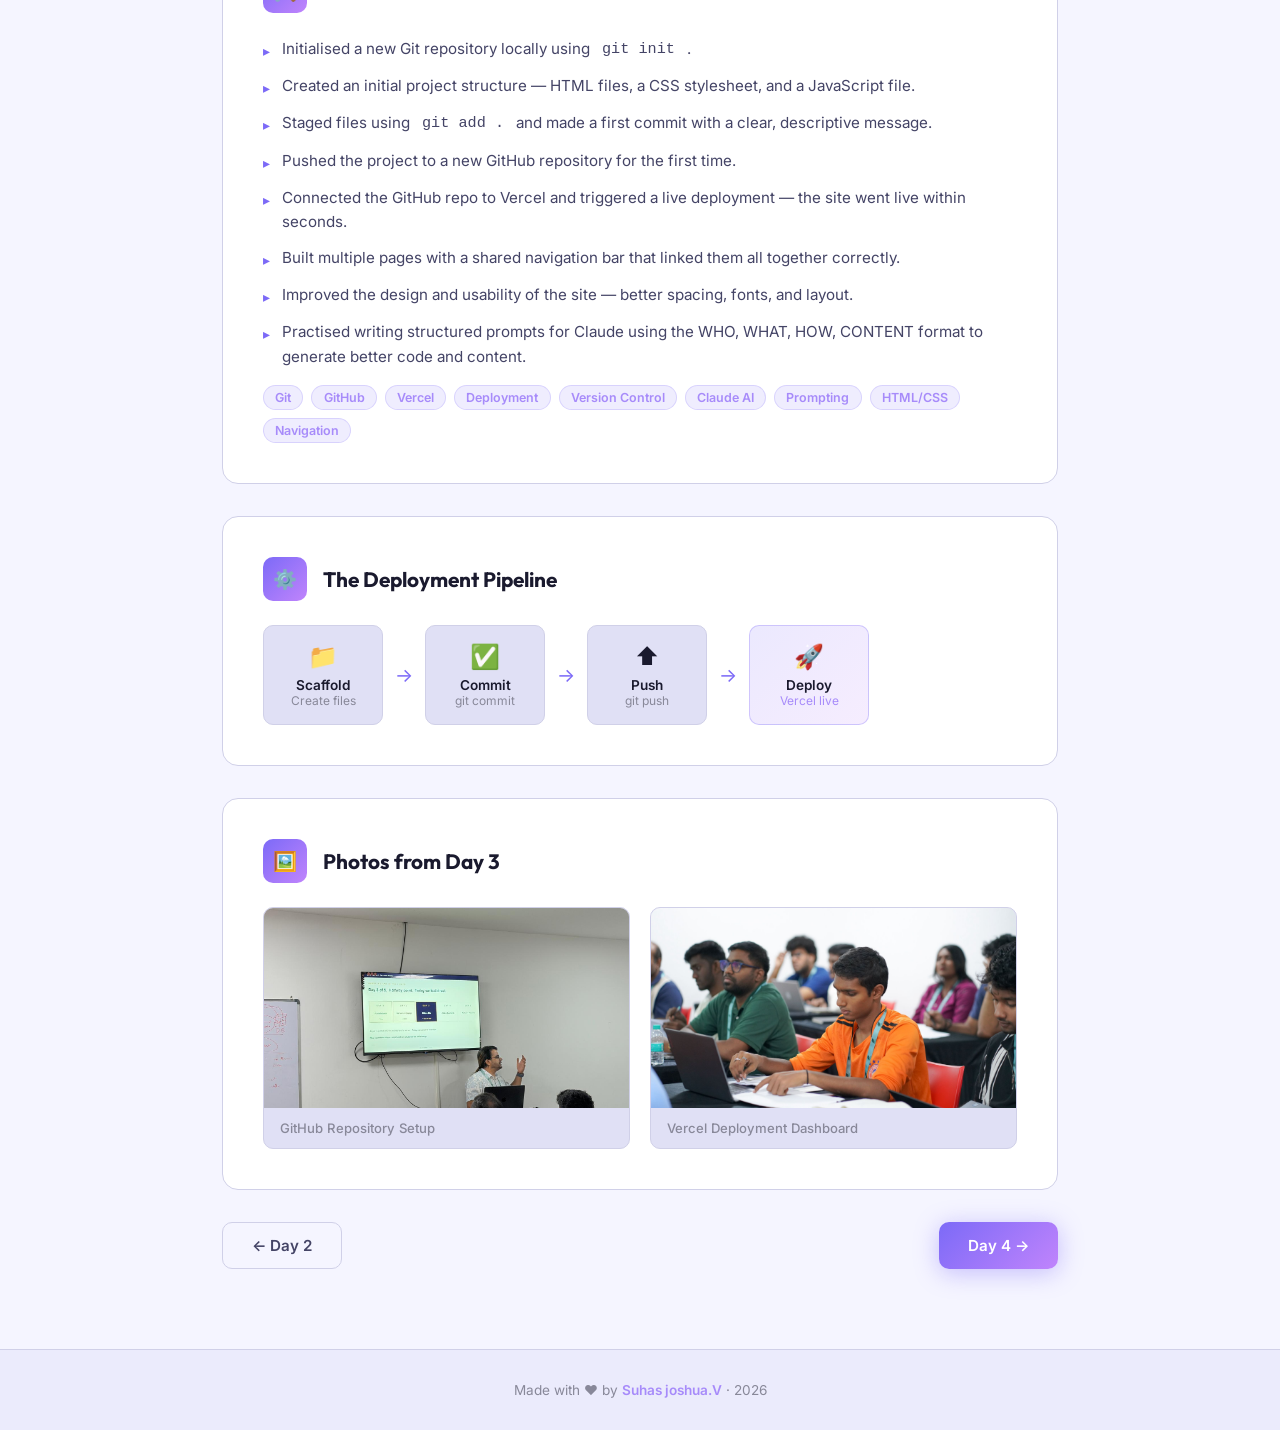
<file: day3.html>
<!DOCTYPE html>
<html lang="en" data-theme="light">
<head>
  <meta charset="UTF-8" />
  <meta name="viewport" content="width=device-width, initial-scale=1.0" />
  <title>Day 3 — Production Brew</title>
  <meta name="description" content="Day 3 of Production Brew — Git, GitHub, Vercel deployment, Claude prompts, and building a multi-page site." />
  <link rel="stylesheet" href="style.css" />
</head>
<body>

<!-- ===== NAVBAR ===== -->
<nav class="navbar">
  <a href="index.html" class="nav-brand">⚗️ Production Brew</a>
  <div class="nav-right">
    <button class="hamburger" id="hamburger" aria-label="Menu">
      <span></span><span></span><span></span>
    </button>
    <ul class="nav-links nav-menu" id="navMenu">
      <li><a href="index.html">Home</a></li>
      <li><a href="day1.html">Day 1</a></li>
      <li><a href="day2.html">Day 2</a></li>
      <li><a href="day3.html">Day 3</a></li>
      <li><a href="day4.html">Day 4</a></li>
      <li><a href="day5.html">Day 5</a></li>
      <li><a href="contact.html">Contact</a></li>
      <li><a href="credits.html">Credits</a></li>
    </ul>
    <button class="theme-toggle" id="themeToggle" aria-label="Toggle theme">🌙</button>
  </div>
</nav>

<main>

<!-- ===== DAY HERO ===== -->
<div class="day-hero">
  <div class="day-hero-bg"></div>
  <div class="day-number">📅 Day 3</div>
  <h1>Git, GitHub &amp; Live Deployment</h1>
  <p>The full pipeline — scaffold, commit, push, deploy. Today we shipped a real live website using Git, GitHub, and Vercel.</p>
</div>

<!-- ===== CONTENT ===== -->
<div class="day-content">

  <!-- Intro -->
  <div class="content-block fade-in">
    <div class="block-header">
      <div class="block-icon">📖</div>
      <h2>Overview</h2>
    </div>
    <p>
      Day 3 was probably the most exciting day so far. We moved from theory and setup into actually building and shipping something live. The focus was on the full development pipeline — from creating files locally all the way to deploying a live website on the internet.
    </p>
    <p>
      We explored how Git works as a version control system, connected our work to GitHub repositories, and then deployed everything live using Vercel. The sir also deepened our understanding of how to use Claude effectively by teaching us a proper prompting framework.
    </p>
  </div>

  <!-- What I Learned -->
  <div class="content-block fade-in">
    <div class="block-header">
      <div class="block-icon">🧠</div>
      <h2>What I Learned</h2>
    </div>
    <ul class="bullet-list">
      <li>The full development pipeline: Scaffold → Commit → Push → Deploy. Each step has a clear purpose and order.</li>
      <li>How Git works as a version control system — tracking changes, creating snapshots, and allowing rollback when needed.</li>
      <li>Core Git commands: <code>git init</code>, <code>git add</code>, <code>git commit</code>, and <code>git push</code>.</li>
      <li>What a GitHub repository is — a remote location where your code lives and can be shared or deployed from.</li>
      <li>How Vercel connects to a GitHub repo and automatically deploys updates every time you push new code.</li>
      <li>The importance of structured prompts when working with Claude — using the WHO, WHAT, HOW, and CONTENT framework to get better results.</li>
      <li>How to build multiple HTML pages with consistent navigation and linking them together correctly.</li>
      <li>Best practices for file structure, naming conventions, and keeping a project clean and organised.</li>
    </ul>
    <div class="highlight-box">
      "We explored how Claude helps not just write code, but design, structure, and reason about the entire project — prompts are a skill in themselves."
    </div>
  </div>

  <!-- What I Did -->
  <div class="content-block fade-in">
    <div class="block-header">
      <div class="block-icon">🛠️</div>
      <h2>What I Did</h2>
    </div>
    <ul class="bullet-list">
      <li>Initialised a new Git repository locally using <code>git init</code>.</li>
      <li>Created an initial project structure — HTML files, a CSS stylesheet, and a JavaScript file.</li>
      <li>Staged files using <code>git add .</code> and made a first commit with a clear, descriptive message.</li>
      <li>Pushed the project to a new GitHub repository for the first time.</li>
      <li>Connected the GitHub repo to Vercel and triggered a live deployment — the site went live within seconds.</li>
      <li>Built multiple pages with a shared navigation bar that linked them all together correctly.</li>
      <li>Improved the design and usability of the site — better spacing, fonts, and layout.</li>
      <li>Practised writing structured prompts for Claude using the WHO, WHAT, HOW, CONTENT format to generate better code and content.</li>
    </ul>
    <div class="tag-list">
      <span class="tag">Git</span>
      <span class="tag">GitHub</span>
      <span class="tag">Vercel</span>
      <span class="tag">Deployment</span>
      <span class="tag">Version Control</span>
      <span class="tag">Claude AI</span>
      <span class="tag">Prompting</span>
      <span class="tag">HTML/CSS</span>
      <span class="tag">Navigation</span>
    </div>
  </div>

  <!-- Pipeline Visual -->
  <div class="content-block fade-in">
    <div class="block-header">
      <div class="block-icon">⚙️</div>
      <h2>The Deployment Pipeline</h2>
    </div>
    <div style="display:flex;gap:0.75rem;align-items:center;flex-wrap:wrap;margin-top:0.5rem;">
      <div style="background:var(--bg3);border:1px solid var(--border);border-radius:var(--radius-sm);padding:1rem 1.25rem;text-align:center;min-width:120px;">
        <div style="font-size:1.5rem;">📁</div>
        <div style="font-size:0.85rem;font-weight:600;margin-top:0.4rem;">Scaffold</div>
        <div style="font-size:0.75rem;color:var(--text3);">Create files</div>
      </div>
      <div style="font-size:1.2rem;color:var(--accent);">→</div>
      <div style="background:var(--bg3);border:1px solid var(--border);border-radius:var(--radius-sm);padding:1rem 1.25rem;text-align:center;min-width:120px;">
        <div style="font-size:1.5rem;">✅</div>
        <div style="font-size:0.85rem;font-weight:600;margin-top:0.4rem;">Commit</div>
        <div style="font-size:0.75rem;color:var(--text3);">git commit</div>
      </div>
      <div style="font-size:1.2rem;color:var(--accent);">→</div>
      <div style="background:var(--bg3);border:1px solid var(--border);border-radius:var(--radius-sm);padding:1rem 1.25rem;text-align:center;min-width:120px;">
        <div style="font-size:1.5rem;">⬆️</div>
        <div style="font-size:0.85rem;font-weight:600;margin-top:0.4rem;">Push</div>
        <div style="font-size:0.75rem;color:var(--text3);">git push</div>
      </div>
      <div style="font-size:1.2rem;color:var(--accent);">→</div>
      <div style="background:linear-gradient(135deg,rgba(124,106,247,0.15),rgba(192,132,252,0.15));border:1px solid rgba(124,106,247,0.3);border-radius:var(--radius-sm);padding:1rem 1.25rem;text-align:center;min-width:120px;">
        <div style="font-size:1.5rem;">🚀</div>
        <div style="font-size:0.85rem;font-weight:600;margin-top:0.4rem;">Deploy</div>
        <div style="font-size:0.75rem;color:var(--accent2);">Vercel live</div>
      </div>
    </div>
  </div>

  <!-- Images -->
  <div class="content-block fade-in">
    <div class="block-header">
      <div class="block-icon">🖼️</div>
      <h2>Photos from Day 3</h2>
    </div>
    <div class="image-grid">
      <div class="img-card">
        <img src="images/day3_1.jpeg" alt="Day 3 image 1" loading="lazy" />
        <div class="img-card-label">GitHub Repository Setup</div>
      </div>
      <div class="img-card">
        <img src="images/day3_2.jpeg" alt="Day 3 image 2" loading="lazy" />
        <div class="img-card-label">Vercel Deployment Dashboard</div>
      </div>
    </div>
  </div>

  <!-- Day Navigation -->
  <div style="display:flex;justify-content:space-between;margin-top:1rem;flex-wrap:wrap;gap:1rem;">
    <a href="day2.html" class="btn btn-ghost">← Day 2</a>
    <a href="day4.html" class="btn btn-primary">Day 4 →</a>
  </div>

</div>
</main>

<footer class="footer">
  <p>Made with ❤️ by <span>Suhas joshua.V</span> · 2026</p>
</footer>
<script src="script.js"></script>
</body>
</html>
</file>
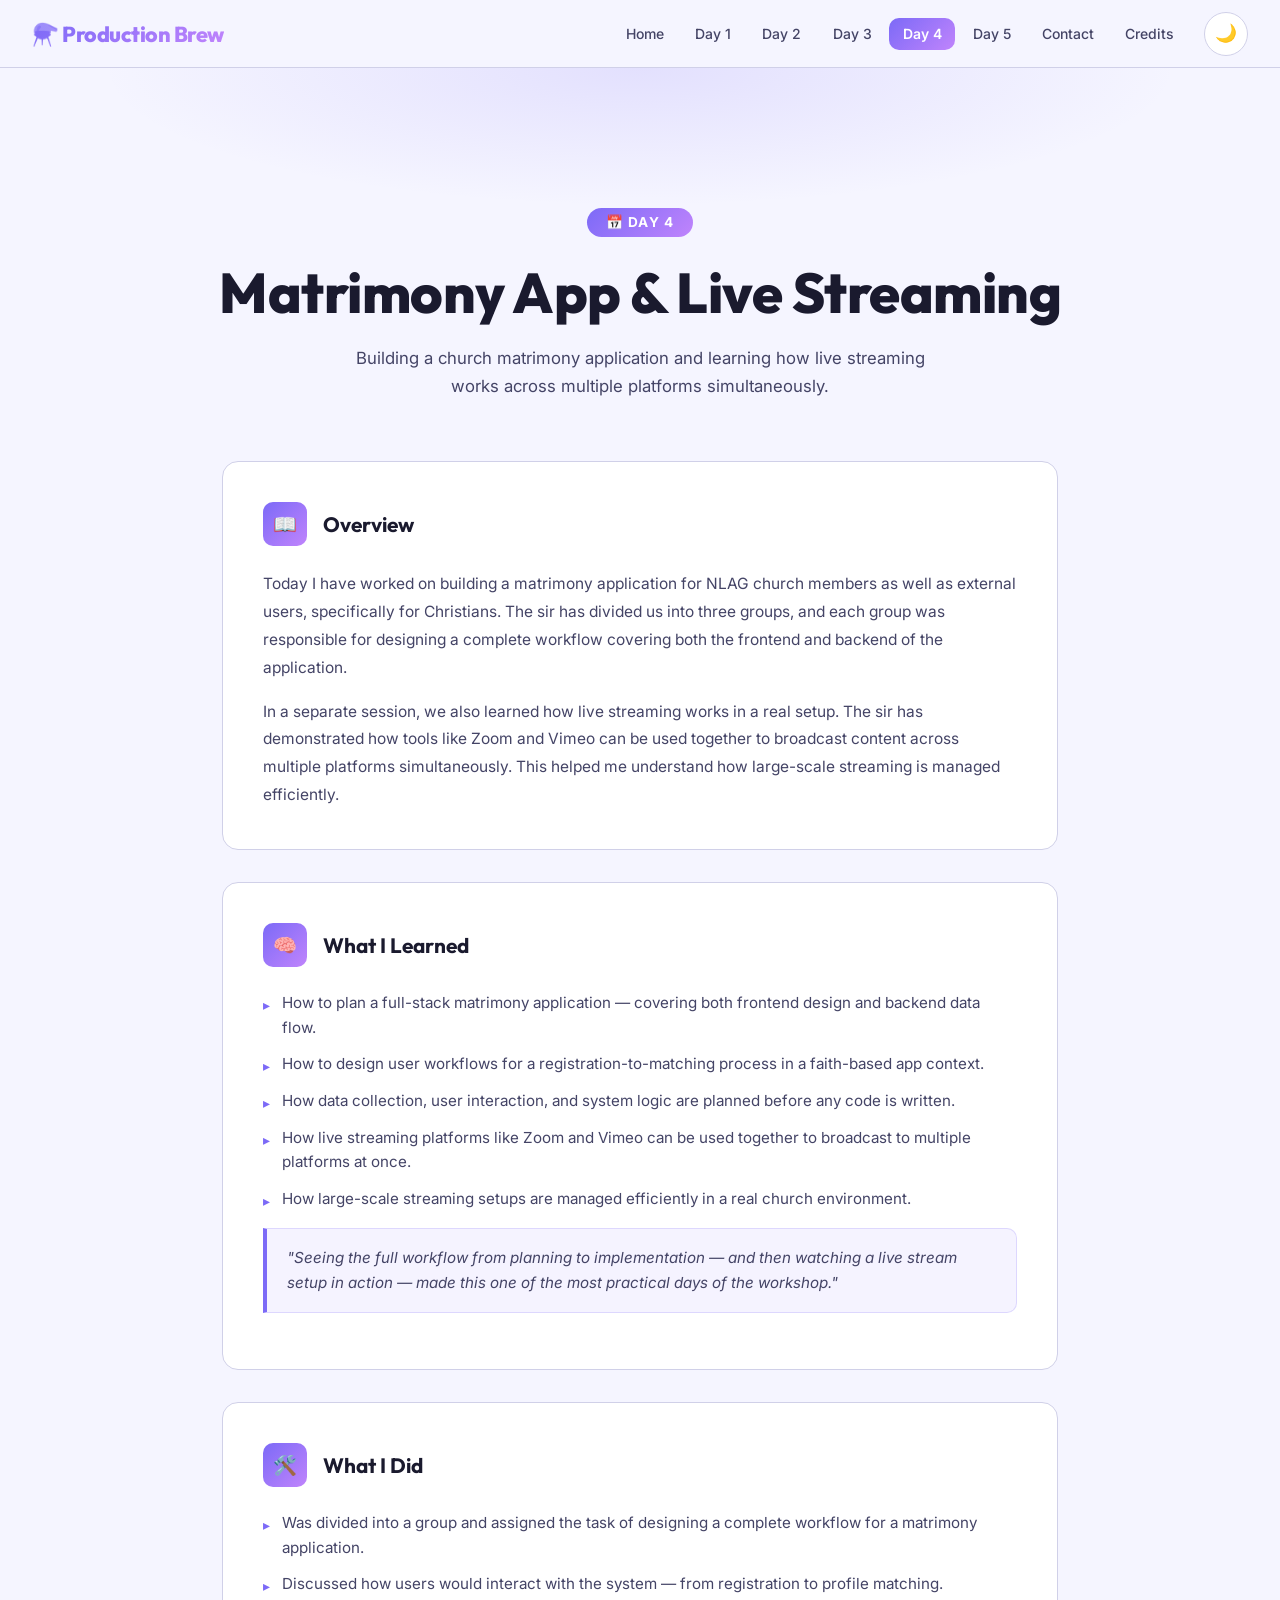
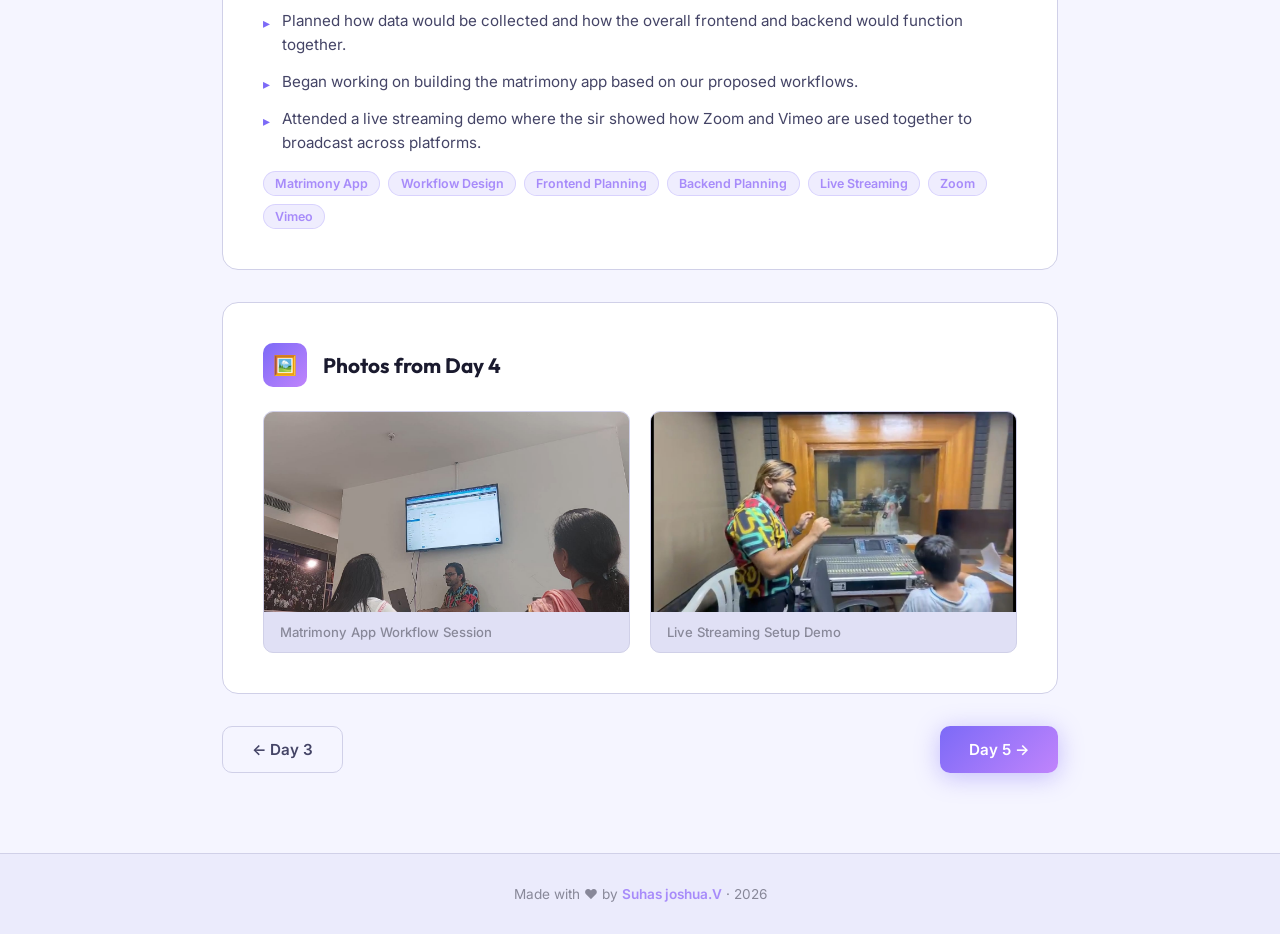
<file: day4.html>
<!DOCTYPE html>
<html lang="en" data-theme="light">
<head>
  <meta charset="UTF-8" />
  <meta name="viewport" content="width=device-width, initial-scale=1.0" />
  <title>Day 4 — Production Brew</title>
  <meta name="description" content="Day 4 of the Production Brew workshop — content coming soon." />
  <link rel="stylesheet" href="style.css" />
</head>
<body>

<!-- ===== NAVBAR ===== -->
<nav class="navbar">
  <a href="index.html" class="nav-brand">⚗️ Production Brew</a>
  <div class="nav-right">
    <button class="hamburger" id="hamburger" aria-label="Menu">
      <span></span><span></span><span></span>
    </button>
    <ul class="nav-links nav-menu" id="navMenu">
      <li><a href="index.html">Home</a></li>
      <li><a href="day1.html">Day 1</a></li>
      <li><a href="day2.html">Day 2</a></li>
      <li><a href="day3.html">Day 3</a></li>
      <li><a href="day4.html">Day 4</a></li>
      <li><a href="day5.html">Day 5</a></li>
      <li><a href="contact.html">Contact</a></li>
      <li><a href="credits.html">Credits</a></li>
    </ul>
    <button class="theme-toggle" id="themeToggle" aria-label="Toggle theme">🌙</button>
  </div>
</nav>

<main>

  <!-- ===== DAY HERO ===== -->
  <div class="day-hero">
    <div class="day-hero-bg"></div>
    <div class="day-number">📅 Day 4</div>
    <h1>Matrimony App & Live Streaming</h1>
    <p>Building a church matrimony application and learning how live streaming works across multiple platforms simultaneously.</p>
  </div>

  <!-- ===== CONTENT ===== -->
  <div class="day-content">

    <!-- Intro -->
    <div class="content-block fade-in">
      <div class="block-header">
        <div class="block-icon">📖</div>
        <h2>Overview</h2>
      </div>
      <p>
        Today I have worked on building a matrimony application for NLAG church members as well as external users, specifically for Christians. The sir has divided us into three groups, and each group was responsible for designing a complete workflow covering both the frontend and backend of the application.
      </p>
      <p>
        In a separate session, we also learned how live streaming works in a real setup. The sir has demonstrated how tools like Zoom and Vimeo can be used together to broadcast content across multiple platforms simultaneously. This helped me understand how large-scale streaming is managed efficiently.
      </p>
    </div>

    <!-- What I Learned -->
    <div class="content-block fade-in">
      <div class="block-header">
        <div class="block-icon">🧠</div>
        <h2>What I Learned</h2>
      </div>
      <ul class="bullet-list">
        <li>How to plan a full-stack matrimony application — covering both frontend design and backend data flow.</li>
        <li>How to design user workflows for a registration-to-matching process in a faith-based app context.</li>
        <li>How data collection, user interaction, and system logic are planned before any code is written.</li>
        <li>How live streaming platforms like Zoom and Vimeo can be used together to broadcast to multiple platforms at once.</li>
        <li>How large-scale streaming setups are managed efficiently in a real church environment.</li>
      </ul>
      <div class="highlight-box">
        "Seeing the full workflow from planning to implementation — and then watching a live stream setup in action — made this one of the most practical days of the workshop."
      </div>
    </div>

    <!-- What I Did -->
    <div class="content-block fade-in">
      <div class="block-header">
        <div class="block-icon">🛠️</div>
        <h2>What I Did</h2>
      </div>
      <ul class="bullet-list">
        <li>Was divided into a group and assigned the task of designing a complete workflow for a matrimony application.</li>
        <li>Discussed how users would interact with the system — from registration to profile matching.</li>
        <li>Planned how data would be collected and how the overall frontend and backend would function together.</li>
        <li>Began working on building the matrimony app based on our proposed workflows.</li>
        <li>Attended a live streaming demo where the sir showed how Zoom and Vimeo are used together to broadcast across platforms.</li>
      </ul>
      <div class="tag-list">
        <span class="tag">Matrimony App</span>
        <span class="tag">Workflow Design</span>
        <span class="tag">Frontend Planning</span>
        <span class="tag">Backend Planning</span>
        <span class="tag">Live Streaming</span>
        <span class="tag">Zoom</span>
        <span class="tag">Vimeo</span>
      </div>
    </div>

    <!-- Images -->
    <div class="content-block fade-in">
      <div class="block-header">
        <div class="block-icon">🖼️</div>
        <h2>Photos from Day 4</h2>
      </div>
      <div class="image-grid">
        <div class="img-card">
          <img src="images/day4_1.jpeg" alt="Day 4 image 1" loading="lazy" />
          <div class="img-card-label">Matrimony App Workflow Session</div>
        </div>
        <div class="img-card">
          <img src="images/day4_2.jpeg" alt="Day 4 image 2" loading="lazy" />
          <div class="img-card-label">Live Streaming Setup Demo</div>
        </div>
      </div>
    </div>

    <!-- Day Navigation -->
    <div style="display:flex;justify-content:space-between;margin-top:1rem;flex-wrap:wrap;gap:1rem;">
      <a href="day3.html" class="btn btn-ghost">← Day 3</a>
      <a href="day5.html" class="btn btn-primary">Day 5 →</a>
    </div>

  </div>

</main>

<footer class="footer">
  <p>Made with ❤️ by <span>Suhas joshua.V</span> · 2026</p>
</footer>
<script src="script.js"></script>
</body>
</html>
</file>
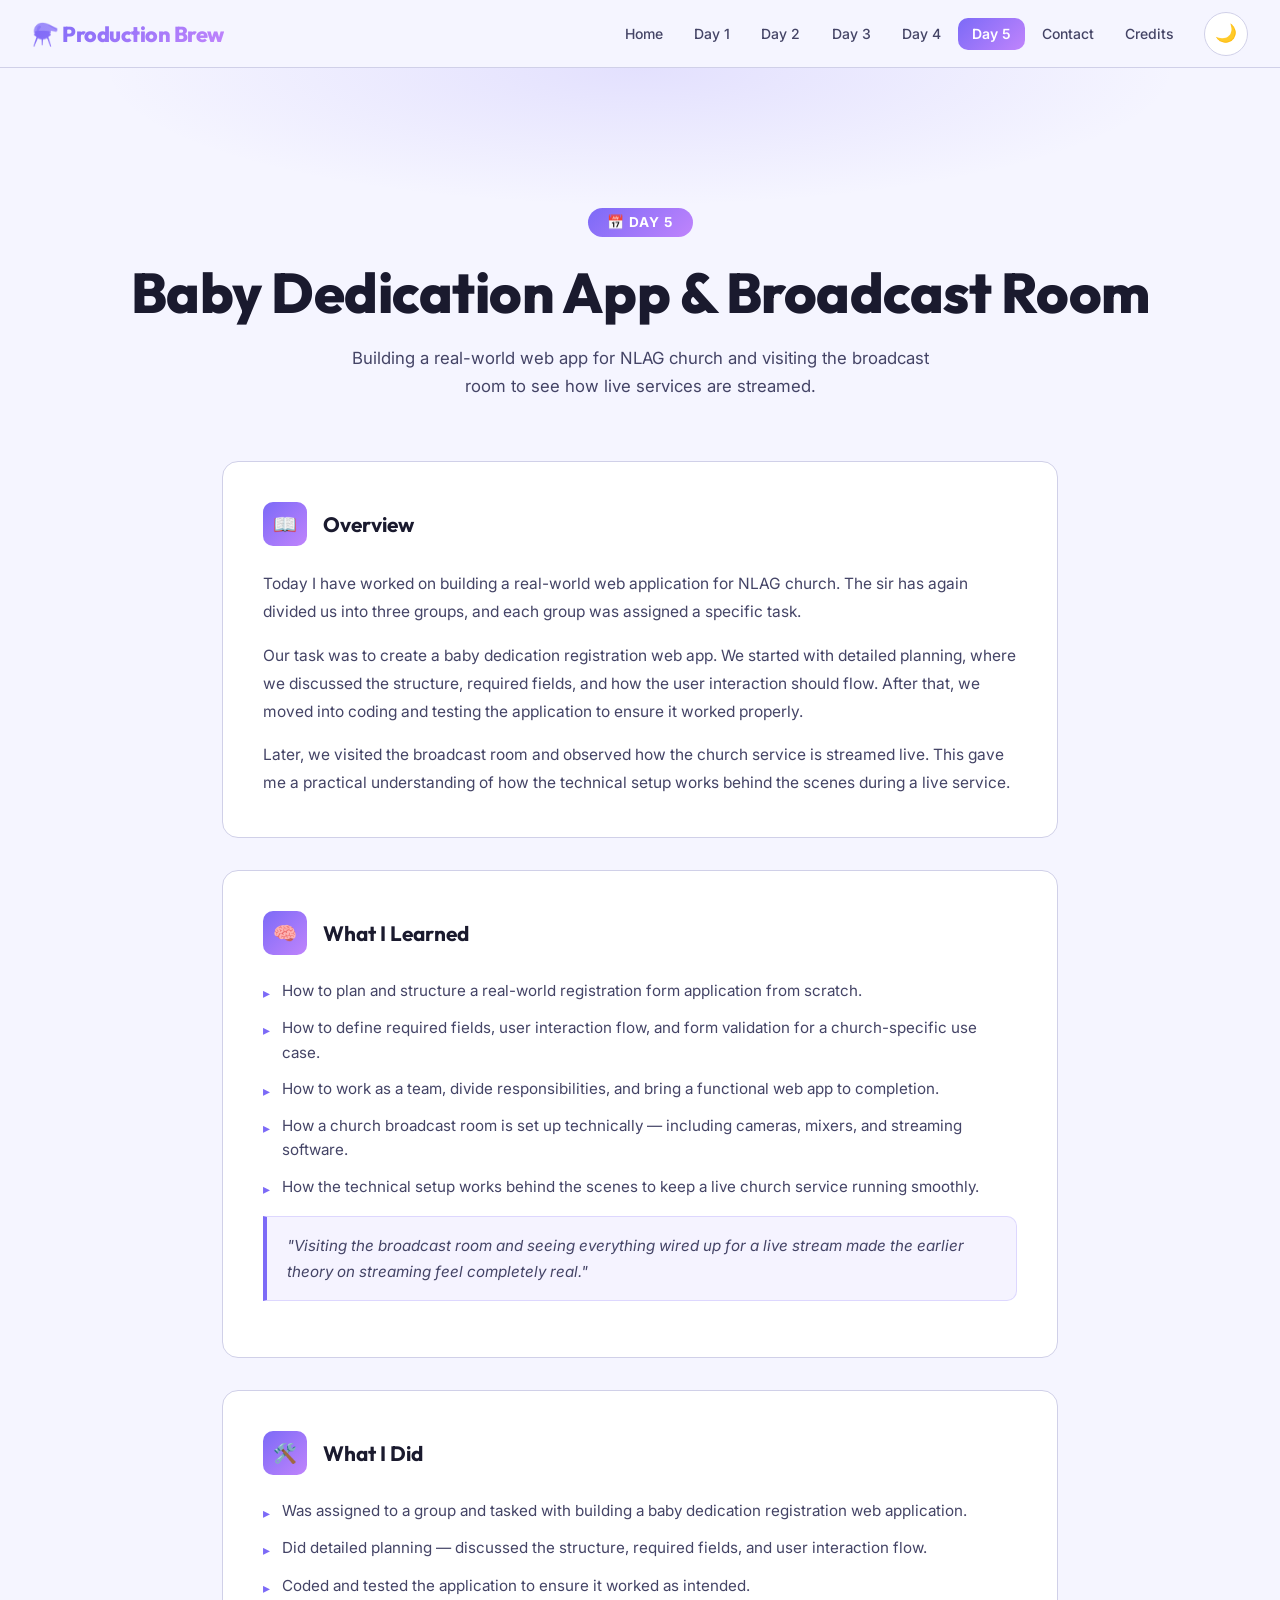
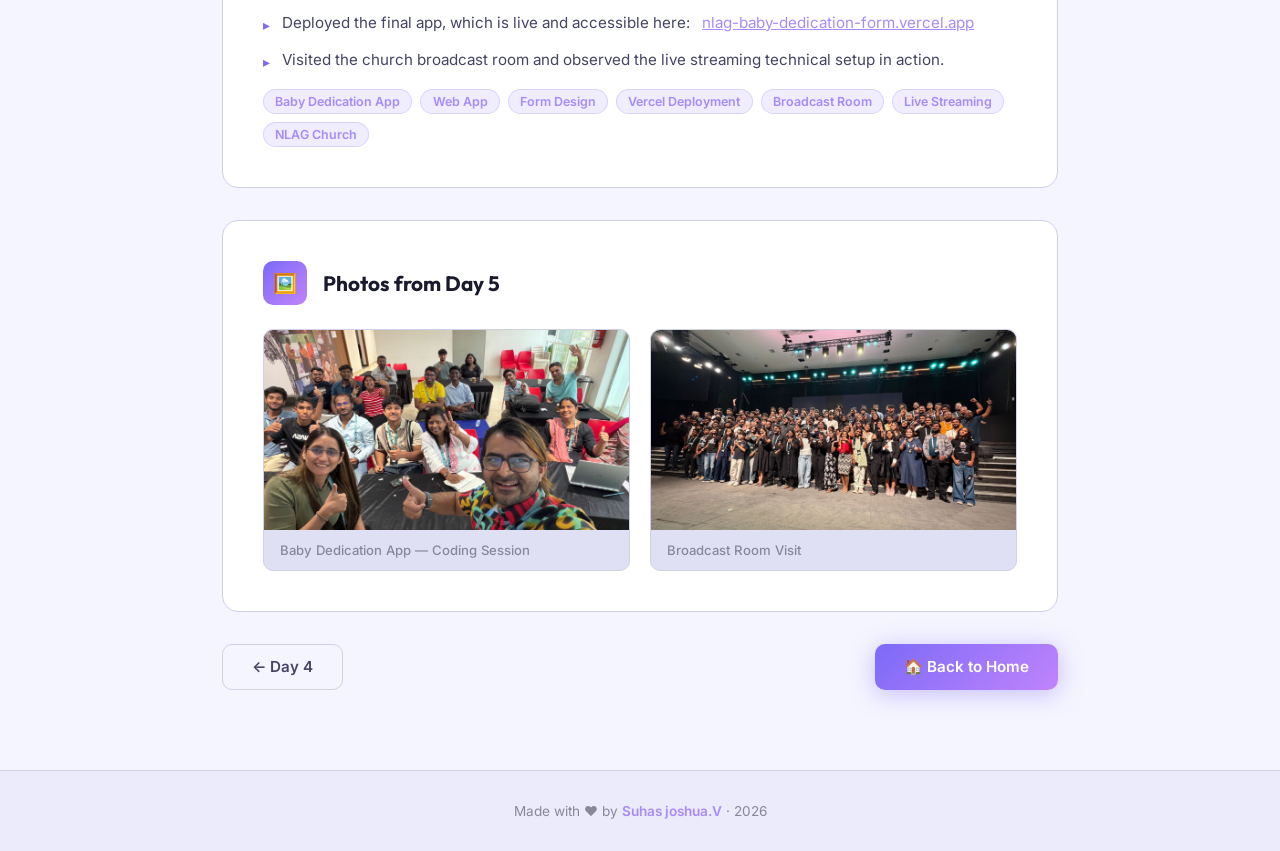
<file: day5.html>
<!DOCTYPE html>
<html lang="en" data-theme="light">
<head>
  <meta charset="UTF-8" />
  <meta name="viewport" content="width=device-width, initial-scale=1.0" />
  <title>Day 5 — Production Brew</title>
  <meta name="description" content="Day 5 of the Production Brew workshop — content coming soon." />
  <link rel="stylesheet" href="style.css" />
</head>
<body>

<!-- ===== NAVBAR ===== -->
<nav class="navbar">
  <a href="index.html" class="nav-brand">⚗️ Production Brew</a>
  <div class="nav-right">
    <button class="hamburger" id="hamburger" aria-label="Menu">
      <span></span><span></span><span></span>
    </button>
    <ul class="nav-links nav-menu" id="navMenu">
      <li><a href="index.html">Home</a></li>
      <li><a href="day1.html">Day 1</a></li>
      <li><a href="day2.html">Day 2</a></li>
      <li><a href="day3.html">Day 3</a></li>
      <li><a href="day4.html">Day 4</a></li>
      <li><a href="day5.html">Day 5</a></li>
      <li><a href="contact.html">Contact</a></li>
      <li><a href="credits.html">Credits</a></li>
    </ul>
    <button class="theme-toggle" id="themeToggle" aria-label="Toggle theme">🌙</button>
  </div>
</nav>

<main>

  <!-- ===== DAY HERO ===== -->
  <div class="day-hero">
    <div class="day-hero-bg"></div>
    <div class="day-number">📅 Day 5</div>
    <h1>Baby Dedication App & Broadcast Room</h1>
    <p>Building a real-world web app for NLAG church and visiting the broadcast room to see how live services are streamed.</p>
  </div>

  <!-- ===== CONTENT ===== -->
  <div class="day-content">

    <!-- Intro -->
    <div class="content-block fade-in">
      <div class="block-header">
        <div class="block-icon">📖</div>
        <h2>Overview</h2>
      </div>
      <p>
        Today I have worked on building a real-world web application for NLAG church. The sir has again divided us into three groups, and each group was assigned a specific task.
      </p>
      <p>
        Our task was to create a baby dedication registration web app. We started with detailed planning, where we discussed the structure, required fields, and how the user interaction should flow. After that, we moved into coding and testing the application to ensure it worked properly.
      </p>
      <p>
        Later, we visited the broadcast room and observed how the church service is streamed live. This gave me a practical understanding of how the technical setup works behind the scenes during a live service.
      </p>
    </div>

    <!-- What I Learned -->
    <div class="content-block fade-in">
      <div class="block-header">
        <div class="block-icon">🧠</div>
        <h2>What I Learned</h2>
      </div>
      <ul class="bullet-list">
        <li>How to plan and structure a real-world registration form application from scratch.</li>
        <li>How to define required fields, user interaction flow, and form validation for a church-specific use case.</li>
        <li>How to work as a team, divide responsibilities, and bring a functional web app to completion.</li>
        <li>How a church broadcast room is set up technically — including cameras, mixers, and streaming software.</li>
        <li>How the technical setup works behind the scenes to keep a live church service running smoothly.</li>
      </ul>
      <div class="highlight-box">
        "Visiting the broadcast room and seeing everything wired up for a live stream made the earlier theory on streaming feel completely real."
      </div>
    </div>

    <!-- What I Did -->
    <div class="content-block fade-in">
      <div class="block-header">
        <div class="block-icon">🛠️</div>
        <h2>What I Did</h2>
      </div>
      <ul class="bullet-list">
        <li>Was assigned to a group and tasked with building a baby dedication registration web application.</li>
        <li>Did detailed planning — discussed the structure, required fields, and user interaction flow.</li>
        <li>Coded and tested the application to ensure it worked as intended.</li>
        <li>Deployed the final app, which is live and accessible here: <a href="https://nlag-baby-dedication-form.vercel.app" target="_blank" rel="noopener noreferrer" style="color:var(--accent2);text-decoration:underline;">nlag-baby-dedication-form.vercel.app</a></li>
        <li>Visited the church broadcast room and observed the live streaming technical setup in action.</li>
      </ul>
      <div class="tag-list">
        <span class="tag">Baby Dedication App</span>
        <span class="tag">Web App</span>
        <span class="tag">Form Design</span>
        <span class="tag">Vercel Deployment</span>
        <span class="tag">Broadcast Room</span>
        <span class="tag">Live Streaming</span>
        <span class="tag">NLAG Church</span>
      </div>
    </div>

    <!-- Images -->
    <div class="content-block fade-in">
      <div class="block-header">
        <div class="block-icon">🖼️</div>
        <h2>Photos from Day 5</h2>
      </div>
      <div class="image-grid">
        <div class="img-card">
          <img src="images/day5_1.jpeg" alt="Day 5 image 1" loading="lazy" />
          <div class="img-card-label">Baby Dedication App — Coding Session</div>
        </div>
        <div class="img-card">
          <img src="images/day5_2.jpeg" alt="Day 5 image 2" loading="lazy" />
          <div class="img-card-label">Broadcast Room Visit</div>
        </div>
      </div>
    </div>

    <!-- Day Navigation -->
    <div style="display:flex;justify-content:space-between;margin-top:1rem;flex-wrap:wrap;gap:1rem;">
      <a href="day4.html" class="btn btn-ghost">← Day 4</a>
      <a href="index.html" class="btn btn-primary">🏠 Back to Home</a>
    </div>

  </div>

</main>

<footer class="footer">
  <p>Made with ❤️ by <span>Suhas joshua.V</span> · 2026</p>
</footer>
<script src="script.js"></script>
</body>
</html>
</file>
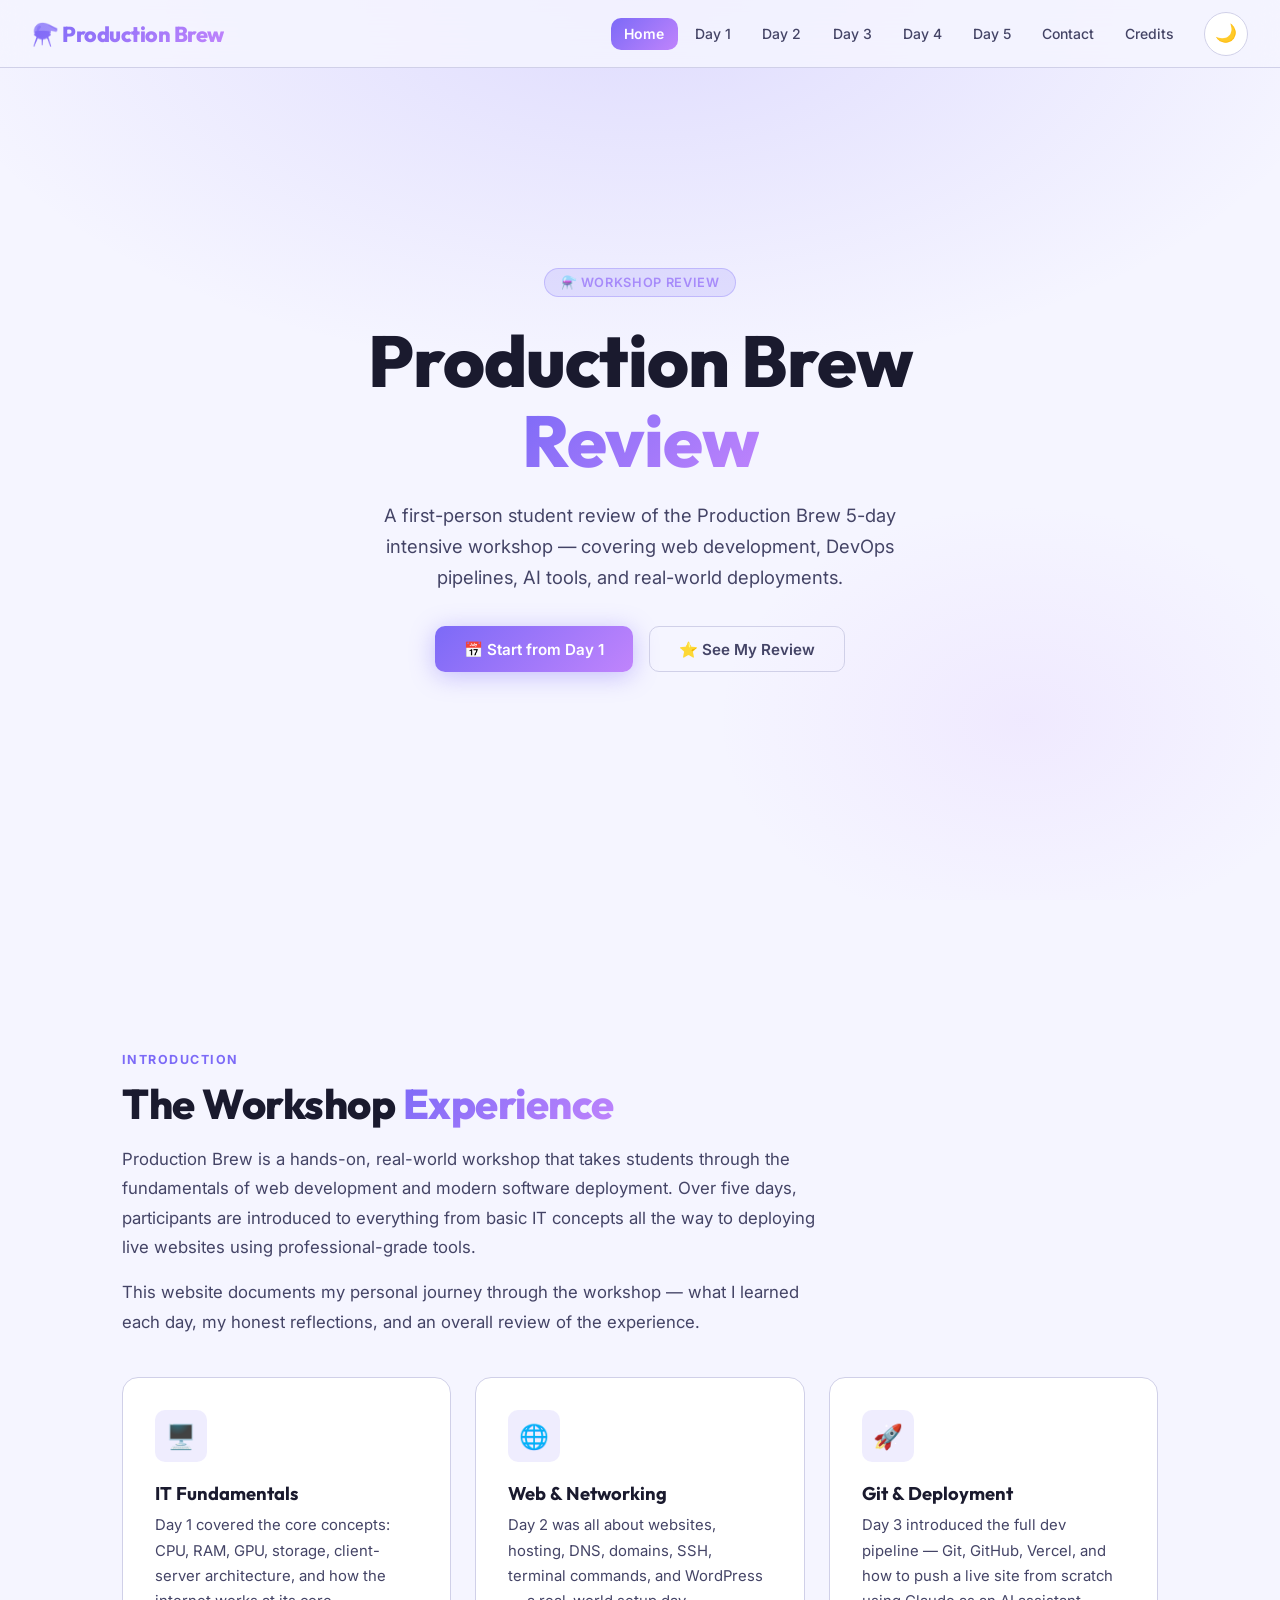
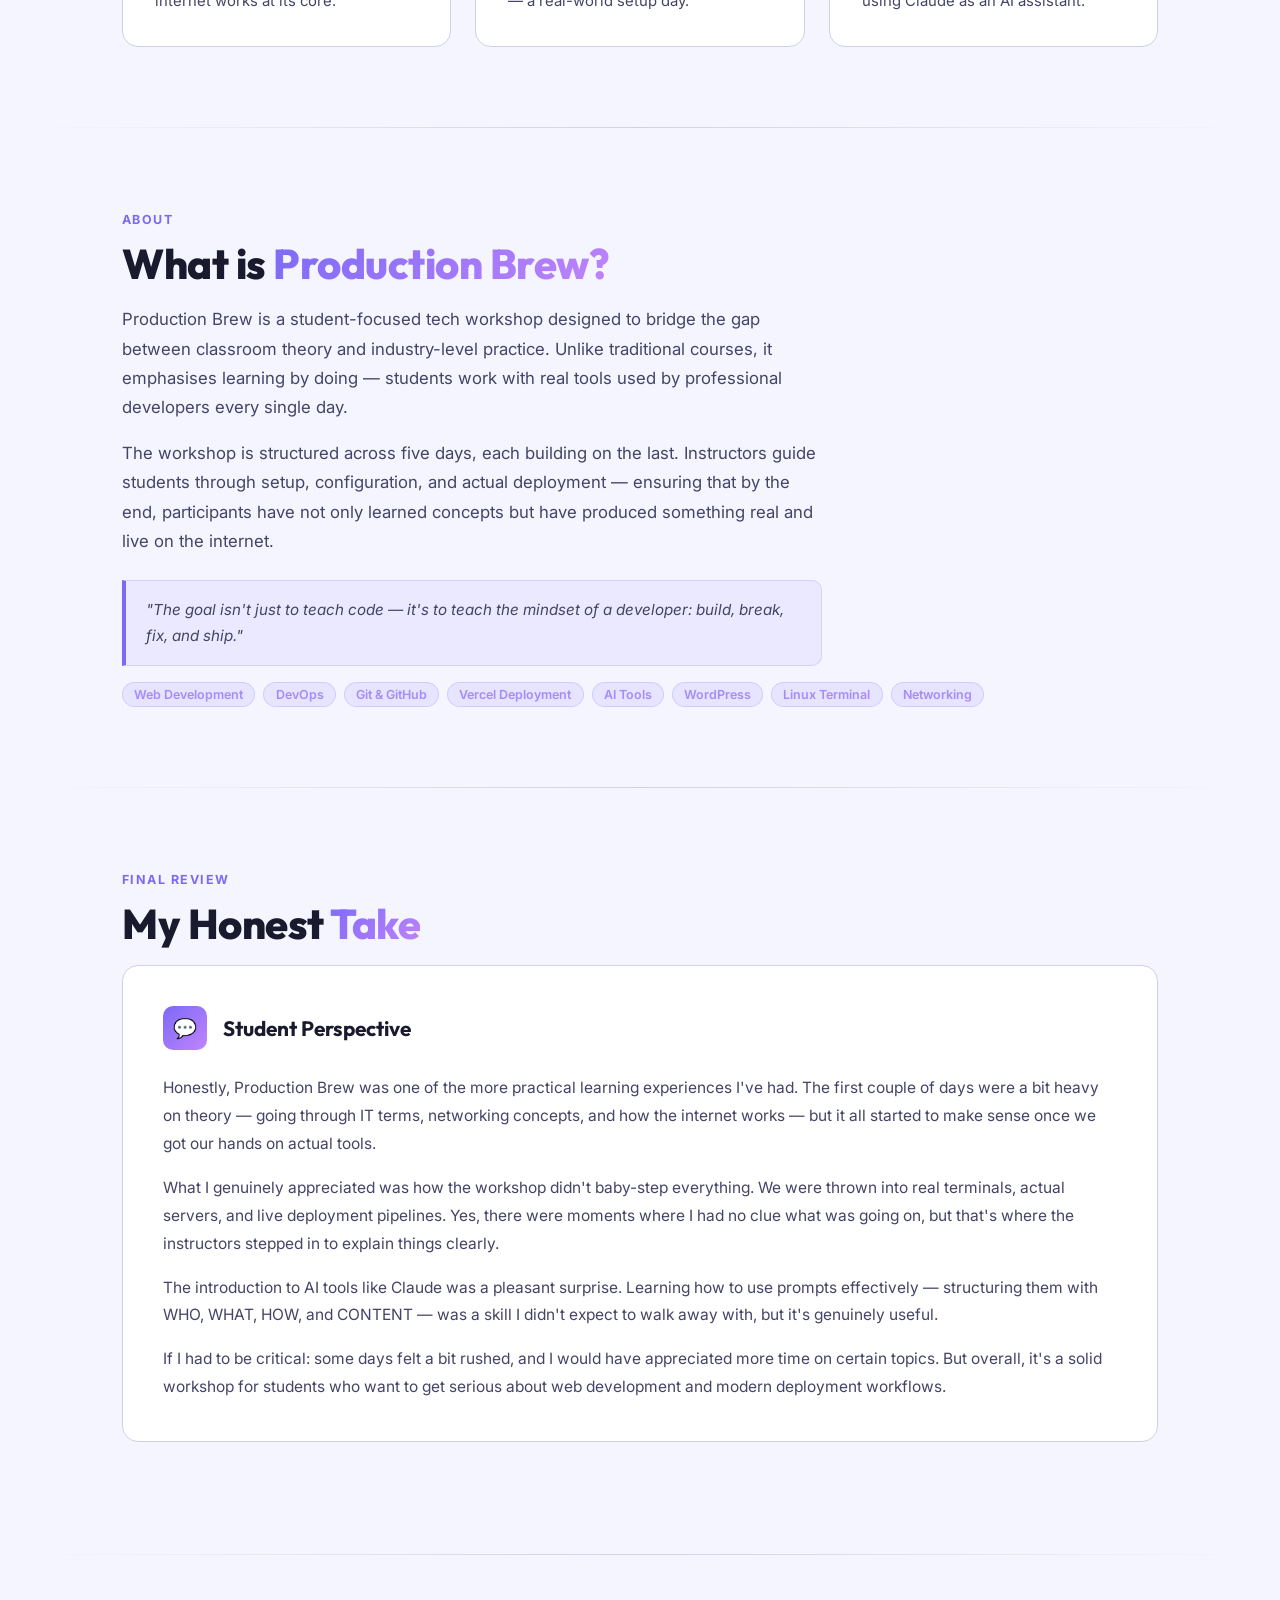
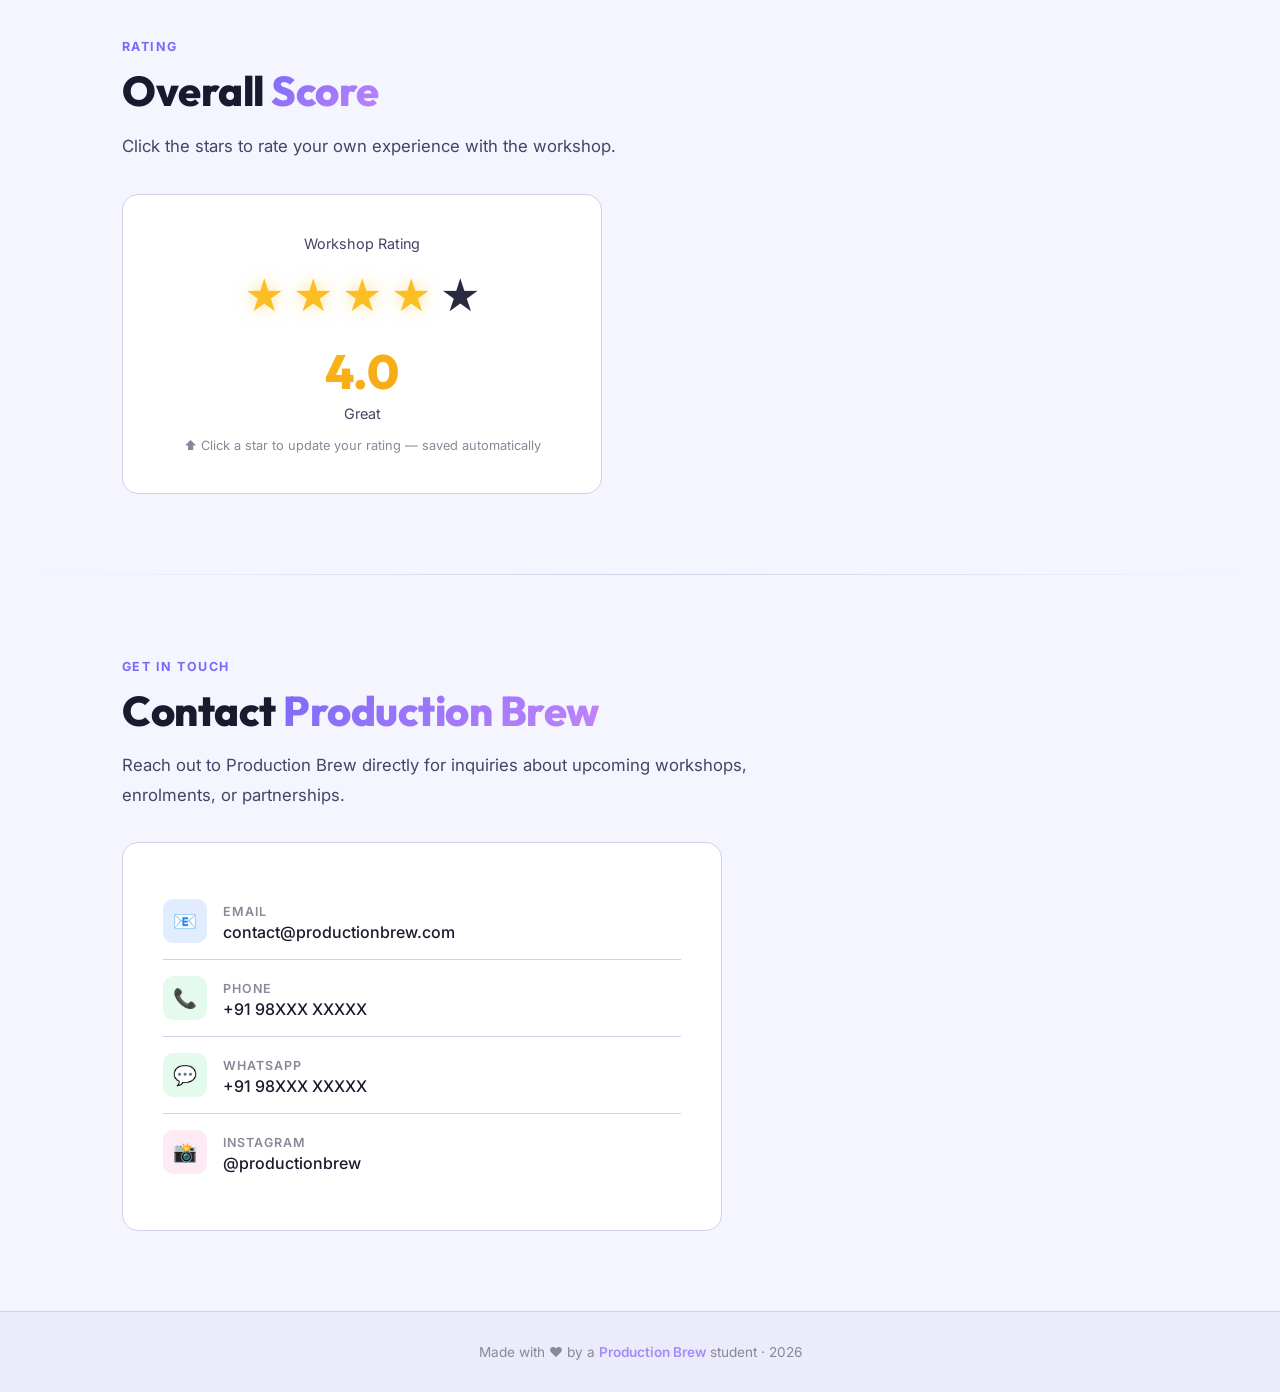
<file: home.html>
<!DOCTYPE html>
<html lang="en" data-theme="dark">
<head>
  <meta charset="UTF-8" />
  <meta name="viewport" content="width=device-width, initial-scale=1.0" />
  <title>Production Brew Review — Home</title>
  <meta name="description" content="A student review of the Production Brew workshop — 5-day hands-on experience in web development, DevOps, and modern tech." />
  <link rel="stylesheet" href="style.css" />
</head>
<body>

<!-- ===== NAVBAR ===== -->
<nav class="navbar">
  <a href="home.html" class="nav-brand">⚗️ Production Brew</a>
  <div class="nav-right">
    <button class="hamburger" id="hamburger" aria-label="Menu">
      <span></span><span></span><span></span>
    </button>
    <ul class="nav-links nav-menu" id="navMenu">
      <li><a href="home.html">Home</a></li>
      <li><a href="day1.html">Day 1</a></li>
      <li><a href="day2.html">Day 2</a></li>
      <li><a href="day3.html">Day 3</a></li>
      <li><a href="day4.html">Day 4</a></li>
      <li><a href="day5.html">Day 5</a></li>
      <li><a href="contact.html">Contact</a></li>
      <li><a href="credits.html">Credits</a></li>
    </ul>
    <button class="theme-toggle" id="themeToggle" aria-label="Toggle theme">🌙</button>
  </div>
</nav>

<!-- ===== HERO ===== -->
<section class="hero">
  <div class="hero-bg"></div>
  <div class="hero-content">
    <div class="hero-badge">⚗️ Workshop Review</div>
    <h1>Production Brew<br /><span>Review</span></h1>
    <p>A first-person student review of the Production Brew 5-day intensive workshop — covering web development, DevOps pipelines, AI tools, and real-world deployments.</p>
    <div style="display:flex;gap:1rem;justify-content:center;flex-wrap:wrap;margin-top:2rem;">
      <a href="day1.html" class="btn btn-primary">📅 Start from Day 1</a>
      <a href="#review" class="btn btn-ghost">⭐ See My Review</a>
    </div>
  </div>
</section>

<main>

<!-- ===== INTRO ===== -->
<section class="section fade-in">
  <span class="section-label">Introduction</span>
  <h2 class="section-title">The Workshop <span>Experience</span></h2>
  <p class="section-desc">
    Production Brew is a hands-on, real-world workshop that takes students through the fundamentals of web development and modern software deployment. Over five days, participants are introduced to everything from basic IT concepts all the way to deploying live websites using professional-grade tools.
  </p>
  <p class="section-desc" style="margin-top:1rem;">
    This website documents my personal journey through the workshop — what I learned each day, my honest reflections, and an overall review of the experience.
  </p>
  <div class="cards-grid" style="margin-top:2.5rem;">
    <div class="card fade-in fade-in-delay-1">
      <div class="card-icon">🖥️</div>
      <h3>IT Fundamentals</h3>
      <p>Day 1 covered the core concepts: CPU, RAM, GPU, storage, client-server architecture, and how the internet works at its core.</p>
    </div>
    <div class="card fade-in fade-in-delay-2">
      <div class="card-icon">🌐</div>
      <h3>Web & Networking</h3>
      <p>Day 2 was all about websites, hosting, DNS, domains, SSH, terminal commands, and WordPress — a real-world setup day.</p>
    </div>
    <div class="card fade-in fade-in-delay-3">
      <div class="card-icon">🚀</div>
      <h3>Git & Deployment</h3>
      <p>Day 3 introduced the full dev pipeline — Git, GitHub, Vercel, and how to push a live site from scratch using Claude as an AI assistant.</p>
    </div>
  </div>
</section>

<hr class="divider" />

<!-- ===== ABOUT ===== -->
<section class="section fade-in">
  <span class="section-label">About</span>
  <h2 class="section-title">What is <span>Production Brew?</span></h2>
  <p class="section-desc">
    Production Brew is a student-focused tech workshop designed to bridge the gap between classroom theory and industry-level practice. Unlike traditional courses, it emphasises learning by doing — students work with real tools used by professional developers every single day.
  </p>
  <p class="section-desc" style="margin-top:1rem;">
    The workshop is structured across five days, each building on the last. Instructors guide students through setup, configuration, and actual deployment — ensuring that by the end, participants have not only learned concepts but have produced something real and live on the internet.
  </p>
  <div class="highlight-box" style="margin-top:1.5rem;max-width:700px;">
    "The goal isn't just to teach code — it's to teach the mindset of a developer: build, break, fix, and ship."
  </div>
  <div class="tag-list">
    <span class="tag">Web Development</span>
    <span class="tag">DevOps</span>
    <span class="tag">Git & GitHub</span>
    <span class="tag">Vercel Deployment</span>
    <span class="tag">AI Tools</span>
    <span class="tag">WordPress</span>
    <span class="tag">Linux Terminal</span>
    <span class="tag">Networking</span>
  </div>
</section>

<hr class="divider" />

<!-- ===== REVIEW ===== -->
<section class="section fade-in" id="review">
  <span class="section-label">Final Review</span>
  <h2 class="section-title">My Honest <span>Take</span></h2>
  <div class="content-block fade-in">
    <div class="block-header">
      <div class="block-icon">💬</div>
      <h2>Student Perspective</h2>
    </div>
    <p>
      Honestly, Production Brew was one of the more practical learning experiences I've had. The first couple of days were a bit heavy on theory — going through IT terms, networking concepts, and how the internet works — but it all started to make sense once we got our hands on actual tools.
    </p>
    <p>
      What I genuinely appreciated was how the workshop didn't baby-step everything. We were thrown into real terminals, actual servers, and live deployment pipelines. Yes, there were moments where I had no clue what was going on, but that's where the instructors stepped in to explain things clearly.
    </p>
    <p>
      The introduction to AI tools like Claude was a pleasant surprise. Learning how to use prompts effectively — structuring them with WHO, WHAT, HOW, and CONTENT — was a skill I didn't expect to walk away with, but it's genuinely useful.
    </p>
    <p>
      If I had to be critical: some days felt a bit rushed, and I would have appreciated more time on certain topics. But overall, it's a solid workshop for students who want to get serious about web development and modern deployment workflows.
    </p>
  </div>
</section>

<hr class="divider" />

<!-- ===== RATING ===== -->
<section class="section fade-in">
  <span class="section-label">Rating</span>
  <h2 class="section-title">Overall <span>Score</span></h2>
  <p class="section-desc">Click the stars to rate your own experience with the workshop.</p>
  <div class="rating-section fade-in" style="max-width:480px;margin-top:2rem;">
    <p style="color:var(--text2);font-size:0.9rem;margin-bottom:0.5rem;">Workshop Rating</p>
    <div class="stars-display">
      <span class="star" data-value="1" title="1 star">★</span>
      <span class="star" data-value="2" title="2 stars">★</span>
      <span class="star" data-value="3" title="3 stars">★</span>
      <span class="star" data-value="4" title="4 stars">★</span>
      <span class="star" data-value="5" title="5 stars">★</span>
    </div>
    <div class="rating-value" id="ratingValue">4.0</div>
    <p class="rating-label" id="ratingText">Great</p>
    <p style="font-size:0.8rem;color:var(--text3);margin-top:1rem;">⬆ Click a star to update your rating — saved automatically</p>
  </div>
</section>

<hr class="divider" />

<!-- ===== CONTACT PRODUCTION BREW ===== -->
<section class="section fade-in">
  <span class="section-label">Get In Touch</span>
  <h2 class="section-title">Contact <span>Production Brew</span></h2>
  <p class="section-desc">Reach out to Production Brew directly for inquiries about upcoming workshops, enrolments, or partnerships.</p>
  <div style="max-width:600px;margin-top:2rem;">
    <div class="contact-info-card fade-in">
      <div class="contact-item">
        <div class="contact-icon blue">📧</div>
        <div class="contact-item-info">
          <label>Email</label>
          <p>contact@productionbrew.com</p>
        </div>
      </div>
      <div class="contact-item">
        <div class="contact-icon green">📞</div>
        <div class="contact-item-info">
          <label>Phone</label>
          <p>+91 98XXX XXXXX</p>
        </div>
      </div>
      <div class="contact-item">
        <div class="contact-icon green">💬</div>
        <div class="contact-item-info">
          <label>WhatsApp</label>
          <p>+91 98XXX XXXXX</p>
        </div>
      </div>
      <div class="contact-item">
        <div class="contact-icon pink">📸</div>
        <div class="contact-item-info">
          <label>Instagram</label>
          <p>@productionbrew</p>
        </div>
      </div>
    </div>
  </div>
</section>

</main>

<!-- ===== FOOTER ===== -->
<footer class="footer">
  <p>Made with ❤️ by a <span>Production Brew</span> student · 2026</p>
</footer>

<script src="script.js"></script>
</body>
</html>
</file>
<file: style.css>
/* ===== FONTS & RESET ===== */
@import url('https://fonts.googleapis.com/css2?family=Inter:wght@300;400;500;600;700;800&family=Outfit:wght@400;600;700;800&display=swap');

*,
*::before,
*::after {
  margin: 0;
  padding: 0;
  box-sizing: border-box;
}

/* Prevent bold elements from ever breaking inline flow */
strong,
b {
  display: inline !important;
  font-weight: 600;
}

:root {
  --bg: #0f0f13;
  --bg2: #16161e;
  --bg3: #1e1e2e;
  --card: #1a1a28;
  --border: #2a2a3e;
  --accent: #7c6af7;
  --accent2: #a78bfa;
  --accent3: #c084fc;
  --text: #e2e2f0;
  --text2: #9999bb;
  --text3: #6666aa;
  --white: #ffffff;
  --success: #4ade80;
  --warning: #fbbf24;
  --danger: #f87171;
  --shadow: 0 8px 32px rgba(124, 106, 247, 0.15);
  --radius: 16px;
  --radius-sm: 10px;
  --transition: 0.3s cubic-bezier(0.4, 0, 0.2, 1);
  --font: 'Inter', sans-serif;
  --font2: 'Outfit', sans-serif;
}

[data-theme="light"] {
  --bg: #f5f5ff;
  --bg2: #ebebfc;
  --bg3: #e0e0f5;
  --card: #ffffff;
  --border: #d0d0e8;
  --text: #1a1a2e;
  --text2: #444466;
  --text3: #888899;
  --shadow: 0 8px 32px rgba(124, 106, 247, 0.12);
}

html {
  scroll-behavior: smooth;
}

body {
  font-family: var(--font);
  background: var(--bg);
  color: var(--text);
  min-height: 100vh;
  transition: background var(--transition), color var(--transition);
  overflow-x: hidden;
}

/* ===== SCROLLBAR ===== */
::-webkit-scrollbar {
  width: 6px;
}

::-webkit-scrollbar-track {
  background: var(--bg);
}

::-webkit-scrollbar-thumb {
  background: var(--accent);
  border-radius: 3px;
}

/* ===== NAVBAR ===== */
.navbar {
  position: fixed;
  top: 0;
  left: 0;
  right: 0;
  z-index: 1000;
  background: rgba(15, 15, 19, 0.85);
  backdrop-filter: blur(20px);
  -webkit-backdrop-filter: blur(20px);
  border-bottom: 1px solid var(--border);
  padding: 0 2rem;
  height: 68px;
  display: flex;
  align-items: center;
  justify-content: space-between;
  transition: background var(--transition);
}

[data-theme="light"] .navbar {
  background: rgba(245, 245, 255, 0.85);
}

.nav-brand {
  font-family: var(--font2);
  font-size: 1.35rem;
  font-weight: 800;
  background: linear-gradient(135deg, var(--accent), var(--accent3));
  -webkit-background-clip: text;
  -webkit-text-fill-color: transparent;
  background-clip: text;
  text-decoration: none;
  letter-spacing: -0.5px;
}

.nav-links {
  display: flex;
  align-items: center;
  gap: 0.25rem;
  list-style: none;
  flex-wrap: wrap;
}

.nav-links a {
  color: var(--text2);
  text-decoration: none;
  font-size: 0.875rem;
  font-weight: 500;
  padding: 0.45rem 0.85rem;
  border-radius: var(--radius-sm);
  transition: all var(--transition);
  position: relative;
}

.nav-links a:hover {
  color: var(--accent2);
  background: rgba(124, 106, 247, 0.1);
}

.nav-links a.active {
  color: var(--white);
  background: linear-gradient(135deg, var(--accent), var(--accent3));
  font-weight: 600;
}

.nav-right {
  display: flex;
  align-items: center;
  gap: 1rem;
}

.theme-toggle {
  background: var(--card);
  border: 1px solid var(--border);
  color: var(--text);
  width: 44px;
  height: 44px;
  border-radius: 50%;
  display: flex;
  align-items: center;
  justify-content: center;
  cursor: pointer;
  font-size: 1.1rem;
  transition: all var(--transition);
}

.theme-toggle:hover {
  background: var(--accent);
  color: var(--white);
  border-color: var(--accent);
  transform: rotate(20deg);
}

.hamburger {
  display: none;
  flex-direction: column;
  gap: 5px;
  cursor: pointer;
  background: none;
  border: none;
  padding: 4px;
}

.hamburger span {
  width: 24px;
  height: 2px;
  background: var(--text);
  border-radius: 2px;
  transition: all var(--transition);
  display: block;
}

/* ===== HERO ===== */
.hero {
  min-height: 100vh;
  display: flex;
  align-items: center;
  justify-content: center;
  text-align: center;
  padding: 120px 2rem 80px;
  position: relative;
  overflow: hidden;
}

.hero-bg {
  position: absolute;
  inset: 0;
  background: radial-gradient(ellipse 80% 60% at 50% 0%, rgba(124, 106, 247, 0.18) 0%, transparent 70%),
    radial-gradient(ellipse 40% 40% at 80% 80%, rgba(192, 132, 252, 0.1) 0%, transparent 60%);
  pointer-events: none;
}

.hero-content {
  position: relative;
  max-width: 800px;
  margin: 0 auto;
}

.hero-badge {
  display: inline-flex;
  align-items: center;
  gap: 0.5rem;
  background: rgba(124, 106, 247, 0.15);
  border: 1px solid rgba(124, 106, 247, 0.3);
  color: var(--accent2);
  padding: 0.4rem 1rem;
  border-radius: 100px;
  font-size: 0.8rem;
  font-weight: 600;
  letter-spacing: 0.05em;
  text-transform: uppercase;
  margin-bottom: 1.5rem;
  animation: fadeInDown 0.8s ease both;
}

.hero h1 {
  font-family: var(--font2);
  font-size: clamp(2.5rem, 6vw, 4.5rem);
  font-weight: 800;
  line-height: 1.1;
  letter-spacing: -1px;
  margin-bottom: 1.25rem;
  animation: fadeInUp 0.8s 0.1s ease both;
}

.hero h1 span {
  background: linear-gradient(135deg, var(--accent), var(--accent3));
  -webkit-background-clip: text;
  -webkit-text-fill-color: transparent;
  background-clip: text;
}

.hero p {
  font-size: 1.15rem;
  color: var(--text2);
  line-height: 1.7;
  max-width: 580px;
  margin: 0 auto 2rem;
  animation: fadeInUp 0.8s 0.2s ease both;
}

.btn {
  display: inline-flex;
  align-items: center;
  gap: 0.5rem;
  padding: 0.8rem 1.8rem;
  border-radius: var(--radius-sm);
  font-size: 0.95rem;
  font-weight: 600;
  text-decoration: none;
  cursor: pointer;
  transition: all var(--transition);
  border: none;
}

.btn-primary {
  background: linear-gradient(135deg, var(--accent), var(--accent3));
  color: var(--white);
  box-shadow: 0 4px 24px rgba(124, 106, 247, 0.4);
}

.btn-primary:hover {
  transform: translateY(-2px);
  box-shadow: 0 8px 32px rgba(124, 106, 247, 0.5);
}

.btn-ghost {
  background: transparent;
  color: var(--text2);
  border: 1px solid var(--border);
}

.btn-ghost:hover {
  background: var(--card);
  color: var(--text);
  border-color: var(--accent);
}

/* ===== MAIN CONTENT ===== */
main {
  padding-top: 68px;
}

.section {
  padding: 80px 2rem;
  max-width: 1100px;
  margin: 0 auto;
}

.section-label {
  display: inline-block;
  color: var(--accent);
  font-size: 0.78rem;
  font-weight: 700;
  text-transform: uppercase;
  letter-spacing: 0.12em;
  margin-bottom: 0.75rem;
}

.section-title {
  font-family: var(--font2);
  font-size: clamp(1.8rem, 4vw, 2.6rem);
  font-weight: 800;
  letter-spacing: -0.5px;
  margin-bottom: 1rem;
  line-height: 1.2;
}

.section-title span {
  background: linear-gradient(135deg, var(--accent), var(--accent3));
  -webkit-background-clip: text;
  -webkit-text-fill-color: transparent;
  background-clip: text;
}

.section-desc {
  color: var(--text2);
  font-size: 1.05rem;
  line-height: 1.75;
  max-width: 700px;
}

/* ===== DIVIDER ===== */
.divider {
  border: none;
  height: 1px;
  background: linear-gradient(90deg, transparent, var(--border), transparent);
  margin: 0 2rem;
}

/* ===== CARDS ===== */
.cards-grid {
  display: grid;
  grid-template-columns: repeat(auto-fit, minmax(280px, 1fr));
  gap: 1.5rem;
  margin-top: 3rem;
}

.card {
  background: var(--card);
  border: 1px solid var(--border);
  border-radius: var(--radius);
  padding: 2rem;
  transition: all var(--transition);
  position: relative;
  overflow: hidden;
}

.card::before {
  content: '';
  position: absolute;
  top: 0;
  left: 0;
  right: 0;
  height: 2px;
  background: linear-gradient(90deg, var(--accent), var(--accent3));
  opacity: 0;
  transition: opacity var(--transition);
}

.card:hover {
  transform: translateY(-6px);
  border-color: rgba(124, 106, 247, 0.4);
  box-shadow: var(--shadow);
}

.card:hover::before {
  opacity: 1;
}

.card-icon {
  width: 52px;
  height: 52px;
  background: rgba(124, 106, 247, 0.12);
  border-radius: var(--radius-sm);
  display: flex;
  align-items: center;
  justify-content: center;
  font-size: 1.5rem;
  margin-bottom: 1.25rem;
}

.card h3 {
  font-family: var(--font2);
  font-size: 1.15rem;
  font-weight: 700;
  margin-bottom: 0.5rem;
}

.card p {
  color: var(--text2);
  font-size: 0.93rem;
  line-height: 1.7;
}

/* ===== DAY PAGE ===== */
.day-hero {
  padding: 140px 2rem 60px;
  text-align: center;
  position: relative;
  overflow: hidden;
}

.day-hero-bg {
  position: absolute;
  inset: 0;
  background: radial-gradient(ellipse 60% 50% at 50% 0%, rgba(124, 106, 247, 0.15) 0%, transparent 70%);
  pointer-events: none;
}

.day-number {
  display: inline-flex;
  align-items: center;
  gap: 0.5rem;
  background: linear-gradient(135deg, var(--accent), var(--accent3));
  color: var(--white);
  padding: 0.4rem 1.2rem;
  border-radius: 100px;
  font-size: 0.85rem;
  font-weight: 700;
  letter-spacing: 0.08em;
  text-transform: uppercase;
  margin-bottom: 1.25rem;
}

.day-hero h1 {
  font-family: var(--font2);
  font-size: clamp(2rem, 5vw, 3.5rem);
  font-weight: 800;
  letter-spacing: -0.5px;
  margin-bottom: 1rem;
}

.day-hero p {
  color: var(--text2);
  font-size: 1.05rem;
  max-width: 600px;
  margin: 0 auto;
  line-height: 1.7;
}

.day-content {
  max-width: 900px;
  margin: 0 auto;
  padding: 0 2rem 80px;
}

.content-block {
  background: var(--card);
  border: 1px solid var(--border);
  border-radius: var(--radius);
  padding: 2.5rem;
  margin-bottom: 2rem;
  transition: all var(--transition);
}

.content-block:hover {
  border-color: rgba(124, 106, 247, 0.35);
  box-shadow: var(--shadow);
}

.block-header {
  display: flex;
  align-items: center;
  gap: 1rem;
  margin-bottom: 1.5rem;
}

.block-icon {
  width: 44px;
  height: 44px;
  background: linear-gradient(135deg, var(--accent), var(--accent3));
  border-radius: var(--radius-sm);
  display: flex;
  align-items: center;
  justify-content: center;
  font-size: 1.2rem;
  flex-shrink: 0;
}

.block-header h2 {
  font-family: var(--font2);
  font-size: 1.3rem;
  font-weight: 700;
}

.content-block p {
  color: var(--text2);
  line-height: 1.8;
  font-size: 0.97rem;
  margin-bottom: 1rem;
}

.content-block p:last-child {
  margin-bottom: 0;
}

.bullet-list {
  list-style: none;
  display: flex;
  flex-direction: column;
  gap: 0.75rem;
  margin-top: 0.5rem;
}

.bullet-list li {
  display: flex;
  align-items: flex-start;
  gap: 0.75rem;
  color: var(--text2);
  font-size: 0.95rem;
  line-height: 1.6;
}

.bullet-list li::before {
  content: '▸';
  color: var(--accent);
  font-size: 0.9rem;
  flex-shrink: 0;
  margin-top: 2px;
}

/* ===== IMAGE GRID ===== */
.image-grid {
  display: grid;
  grid-template-columns: repeat(auto-fit, minmax(260px, 1fr));
  gap: 1.25rem;
  margin-top: 0.5rem;
}

.img-card {
  background: var(--bg3);
  border: 1px solid var(--border);
  border-radius: var(--radius-sm);
  overflow: hidden;
  transition: all var(--transition);
}

.img-card:hover {
  transform: scale(1.02);
  border-color: rgba(124, 106, 247, 0.4);
}

.img-card img {
  width: 100%;
  height: 200px;
  object-fit: cover;
  display: block;
  background: var(--bg3);
}

.img-card-label {
  padding: 0.75rem 1rem;
  font-size: 0.82rem;
  color: var(--text3);
  font-weight: 500;
}

.img-placeholder {
  width: 100%;
  height: 200px;
  display: flex;
  flex-direction: column;
  align-items: center;
  justify-content: center;
  background: linear-gradient(135deg, var(--bg2), var(--bg3));
  color: var(--text3);
  font-size: 2.5rem;
  gap: 0.5rem;
}

.img-placeholder span {
  font-size: 0.8rem;
  font-weight: 500;
}

/* ===== PENDING MESSAGE ===== */
.pending-section {
  max-width: 700px;
  margin: 60px auto;
  padding: 0 2rem;
  text-align: center;
}

.pending-card {
  background: var(--card);
  border: 1px solid var(--border);
  border-radius: var(--radius);
  padding: 4rem 3rem;
  position: relative;
  overflow: hidden;
}

.pending-card::before {
  content: '';
  position: absolute;
  top: 0;
  left: 0;
  right: 0;
  height: 3px;
  background: linear-gradient(90deg, var(--accent), var(--accent3));
}

.pending-icon {
  font-size: 3.5rem;
  margin-bottom: 1.25rem;
  display: block;
}

.pending-card h2 {
  font-family: var(--font2);
  font-size: 1.6rem;
  font-weight: 700;
  margin-bottom: 0.75rem;
}

.pending-card p {
  color: var(--text2);
  font-size: 1rem;
  line-height: 1.7;
}

/* ===== STAR RATING ===== */
.rating-section {
  background: var(--card);
  border: 1px solid var(--border);
  border-radius: var(--radius);
  padding: 2.5rem;
  text-align: center;
  transition: all var(--transition);
}

.rating-section:hover {
  border-color: rgba(124, 106, 247, 0.35);
  box-shadow: var(--shadow);
}

.stars-display {
  display: flex;
  justify-content: center;
  gap: 0.5rem;
  margin: 1.25rem 0;
}

.star {
  font-size: 2.5rem;
  cursor: pointer;
  transition: transform 0.2s ease;
  color: #2a2a3e;
  filter: drop-shadow(0 0 0px transparent);
}

.star.filled {
  color: var(--warning);
  filter: drop-shadow(0 0 8px rgba(251, 191, 36, 0.5));
}

.star:hover {
  transform: scale(1.2);
}

.rating-value {
  font-family: var(--font2);
  font-size: 3rem;
  font-weight: 800;
  background: linear-gradient(135deg, var(--warning), #f59e0b);
  -webkit-background-clip: text;
  -webkit-text-fill-color: transparent;
  background-clip: text;
}

.rating-label {
  color: var(--text2);
  font-size: 0.9rem;
  margin-top: 0.25rem;
}

/* ===== CONTACT PAGE ===== */
.contact-grid {
  display: grid;
  grid-template-columns: 1fr 1fr;
  gap: 3rem;
  margin-top: 3rem;
  align-items: start;
}

.contact-info-card {
  background: var(--card);
  border: 1px solid var(--border);
  border-radius: var(--radius);
  padding: 2.5rem;
}

.contact-item {
  display: flex;
  align-items: center;
  gap: 1rem;
  padding: 1rem 0;
  border-bottom: 1px solid var(--border);
}

.contact-item:last-child {
  border-bottom: none;
}

.contact-icon {
  width: 44px;
  height: 44px;
  border-radius: var(--radius-sm);
  display: flex;
  align-items: center;
  justify-content: center;
  font-size: 1.2rem;
  flex-shrink: 0;
}

.contact-icon.blue {
  background: rgba(59, 130, 246, 0.15);
}

.contact-icon.green {
  background: rgba(74, 222, 128, 0.15);
}

.contact-icon.purple {
  background: rgba(124, 106, 247, 0.15);
}

.contact-icon.pink {
  background: rgba(244, 114, 182, 0.15);
}

.contact-icon.orange {
  background: rgba(251, 146, 60, 0.15);
}

.contact-item-info label {
  font-size: 0.78rem;
  color: var(--text3);
  font-weight: 600;
  text-transform: uppercase;
  letter-spacing: 0.08em;
}

.contact-item-info p {
  color: var(--text);
  font-weight: 500;
  margin-top: 2px;
}

.contact-form {
  background: var(--card);
  border: 1px solid var(--border);
  border-radius: var(--radius);
  padding: 2.5rem;
}

.form-group {
  margin-bottom: 1.25rem;
}

.form-group label {
  display: block;
  font-size: 0.85rem;
  font-weight: 600;
  color: var(--text2);
  margin-bottom: 0.5rem;
}

.form-group input,
.form-group textarea {
  width: 100%;
  background: var(--bg2);
  border: 1px solid var(--border);
  border-radius: var(--radius-sm);
  padding: 0.85rem 1rem;
  color: var(--text);
  font-family: var(--font);
  font-size: 0.93rem;
  transition: all var(--transition);
  outline: none;
}

.form-group input:focus,
.form-group textarea:focus {
  border-color: var(--accent);
  box-shadow: 0 0 0 3px rgba(124, 106, 247, 0.15);
}

.form-group textarea {
  height: 120px;
  resize: vertical;
}

/* ===== CREDITS ===== */
.credits-card {
  background: var(--card);
  border: 1px solid var(--border);
  border-radius: var(--radius);
  padding: 3rem;
  text-align: center;
  max-width: 650px;
  margin: 3rem auto;
}

.credits-avatar {
  width: 100px;
  height: 100px;
  background: linear-gradient(135deg, var(--accent), var(--accent3));
  border-radius: 50%;
  margin: 0 auto 1.5rem;
  display: flex;
  align-items: center;
  justify-content: center;
  font-size: 2.5rem;
}

.credits-card h3 {
  font-family: var(--font2);
  font-size: 1.3rem;
  font-weight: 700;
  margin-bottom: 0.5rem;
}

.credits-card p {
  color: var(--text2);
  line-height: 1.7;
}

.credits-badge {
  display: inline-block;
  background: rgba(124, 106, 247, 0.15);
  color: var(--accent2);
  padding: 0.3rem 0.8rem;
  border-radius: 100px;
  font-size: 0.78rem;
  font-weight: 600;
  margin: 0.5rem 0.25rem 0;
  border: 1px solid rgba(124, 106, 247, 0.25);
}

/* ===== FOOTER ===== */
.footer {
  background: var(--bg2);
  border-top: 1px solid var(--border);
  padding: 2rem;
  text-align: center;
  color: var(--text3);
  font-size: 0.85rem;
}

.footer span {
  color: var(--accent2);
  font-weight: 600;
}

/* ===== ANIMATIONS ===== */
@keyframes fadeInDown {
  from {
    opacity: 0;
    transform: translateY(-20px);
  }

  to {
    opacity: 1;
    transform: translateY(0);
  }
}

@keyframes fadeInUp {
  from {
    opacity: 0;
    transform: translateY(30px);
  }

  to {
    opacity: 1;
    transform: translateY(0);
  }
}

@keyframes fadeIn {
  from {
    opacity: 0;
  }

  to {
    opacity: 1;
  }
}

@keyframes pulse {

  0%,
  100% {
    transform: scale(1);
  }

  50% {
    transform: scale(1.05);
  }
}

.fade-in {
  opacity: 0;
  transform: translateY(30px);
  transition: opacity 0.7s ease, transform 0.7s ease;
}

.fade-in.visible {
  opacity: 1;
  transform: translateY(0);
}

.fade-in-delay-1 {
  transition-delay: 0.1s;
}

.fade-in-delay-2 {
  transition-delay: 0.2s;
}

.fade-in-delay-3 {
  transition-delay: 0.3s;
}

.fade-in-delay-4 {
  transition-delay: 0.4s;
}

/* ===== MOBILE NAV ===== */
@media (max-width: 900px) {
  .hamburger {
    display: flex;
  }

  .nav-menu {
    position: fixed;
    top: 68px;
    left: 0;
    right: 0;
    background: var(--bg2);
    border-bottom: 1px solid var(--border);
    padding: 1rem;
    flex-direction: column;
    gap: 0.25rem;
    transform: translateY(-110%);
    opacity: 0;
    transition: all var(--transition);
    pointer-events: none;
  }

  .nav-menu.open {
    transform: translateY(0);
    opacity: 1;
    pointer-events: all;
  }

  .nav-links {
    flex-direction: column;
    width: 100%;
  }

  .nav-links a {
    display: block;
    width: 100%;
    padding: 0.75rem 1rem;
  }

  .contact-grid {
    grid-template-columns: 1fr;
  }
}

@media (max-width: 600px) {
  .section {
    padding: 60px 1.25rem;
  }

  .day-content {
    padding: 0 1.25rem 60px;
  }

  .content-block {
    padding: 1.75rem;
  }

  .contact-info-card,
  .contact-form {
    padding: 1.75rem;
  }

  .hero {
    padding: 120px 1.25rem 60px;
  }
}

/* ===== UTILITIES ===== */
.text-gradient {
  background: linear-gradient(135deg, var(--accent), var(--accent3));
  -webkit-background-clip: text;
  -webkit-text-fill-color: transparent;
  background-clip: text;
}

.tag {
  display: inline-block;
  background: rgba(124, 106, 247, 0.12);
  color: var(--accent2);
  border: 1px solid rgba(124, 106, 247, 0.2);
  padding: 0.25rem 0.7rem;
  border-radius: 100px;
  font-size: 0.78rem;
  font-weight: 600;
}

.tag-list {
  display: flex;
  flex-wrap: wrap;
  gap: 0.5rem;
  margin-top: 1rem;
}

.highlight-box {
  background: rgba(124, 106, 247, 0.08);
  border: 1px solid rgba(124, 106, 247, 0.2);
  border-left: 4px solid var(--accent);
  border-radius: 0 var(--radius-sm) var(--radius-sm) 0;
  padding: 1rem 1.25rem;
  margin: 1rem 0;
  color: var(--text2);
  font-size: 0.95rem;
  line-height: 1.7;
  font-style: italic;
}
</file>
